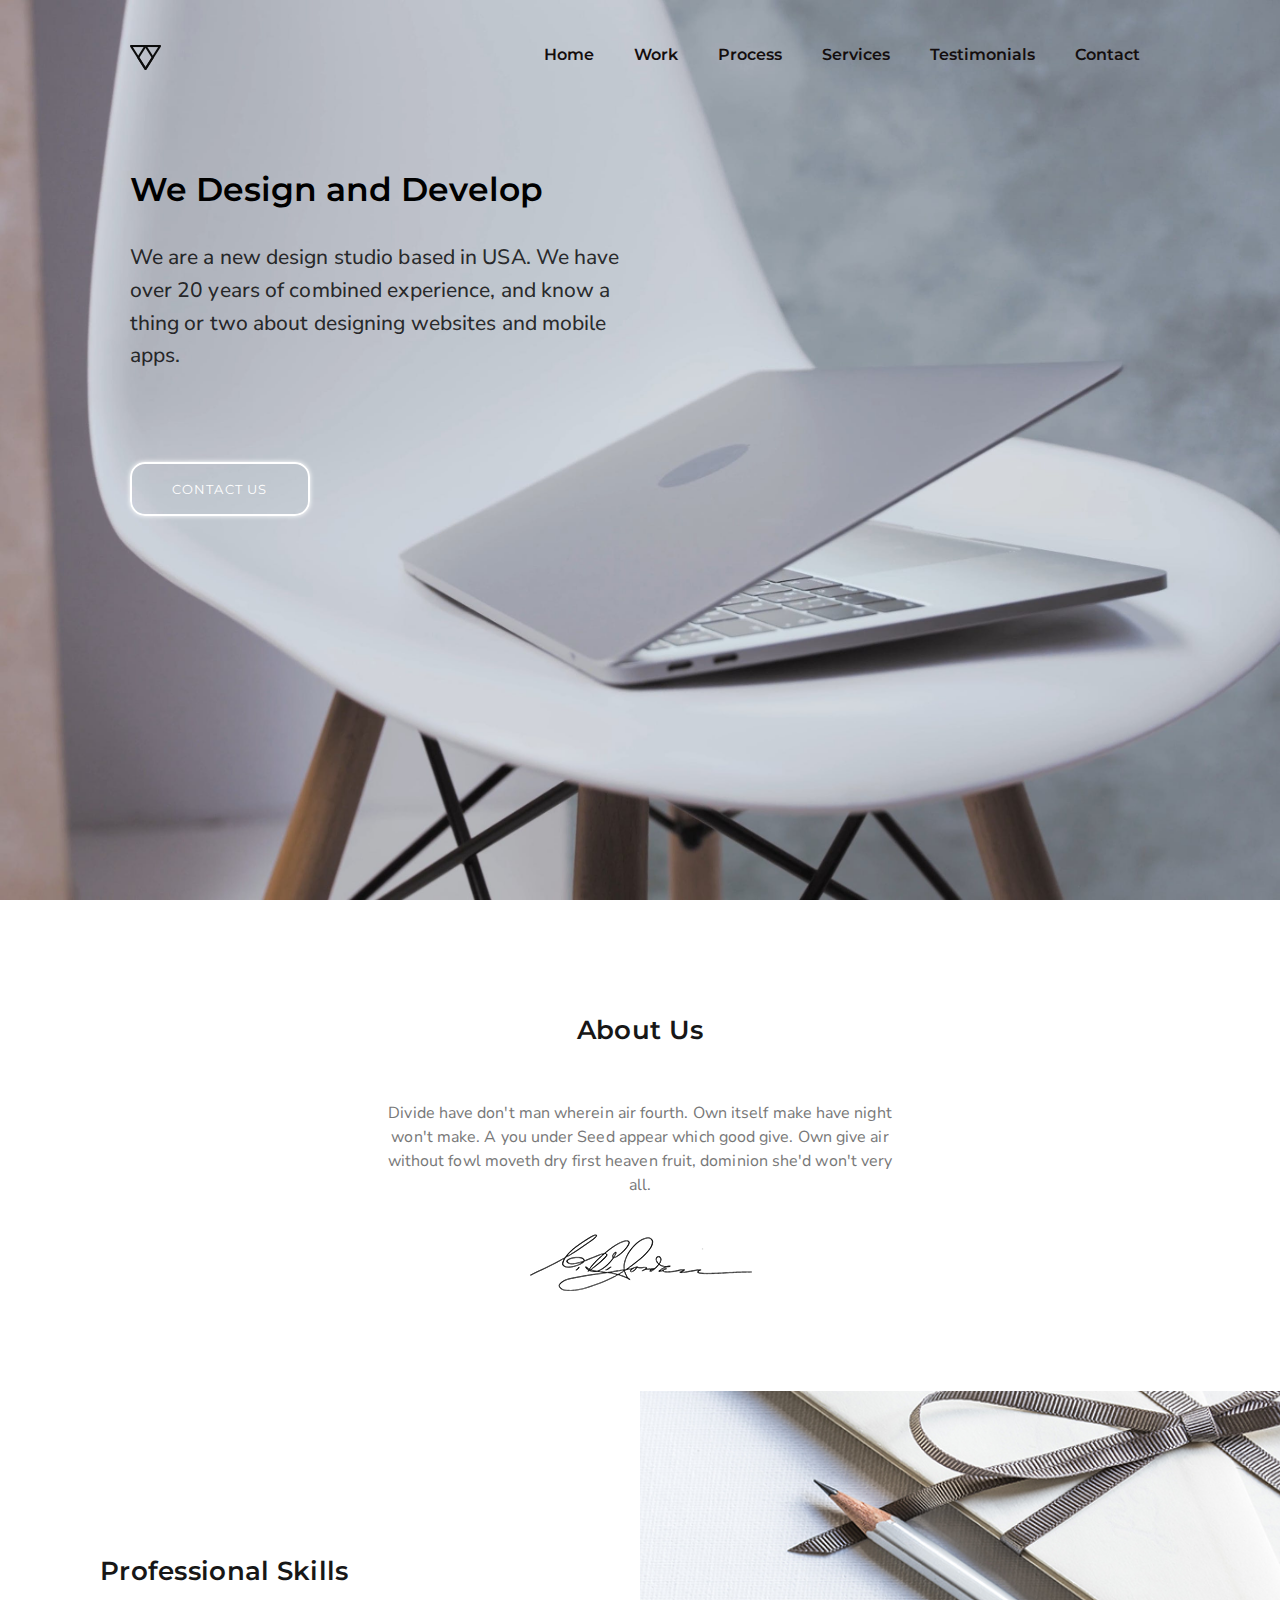
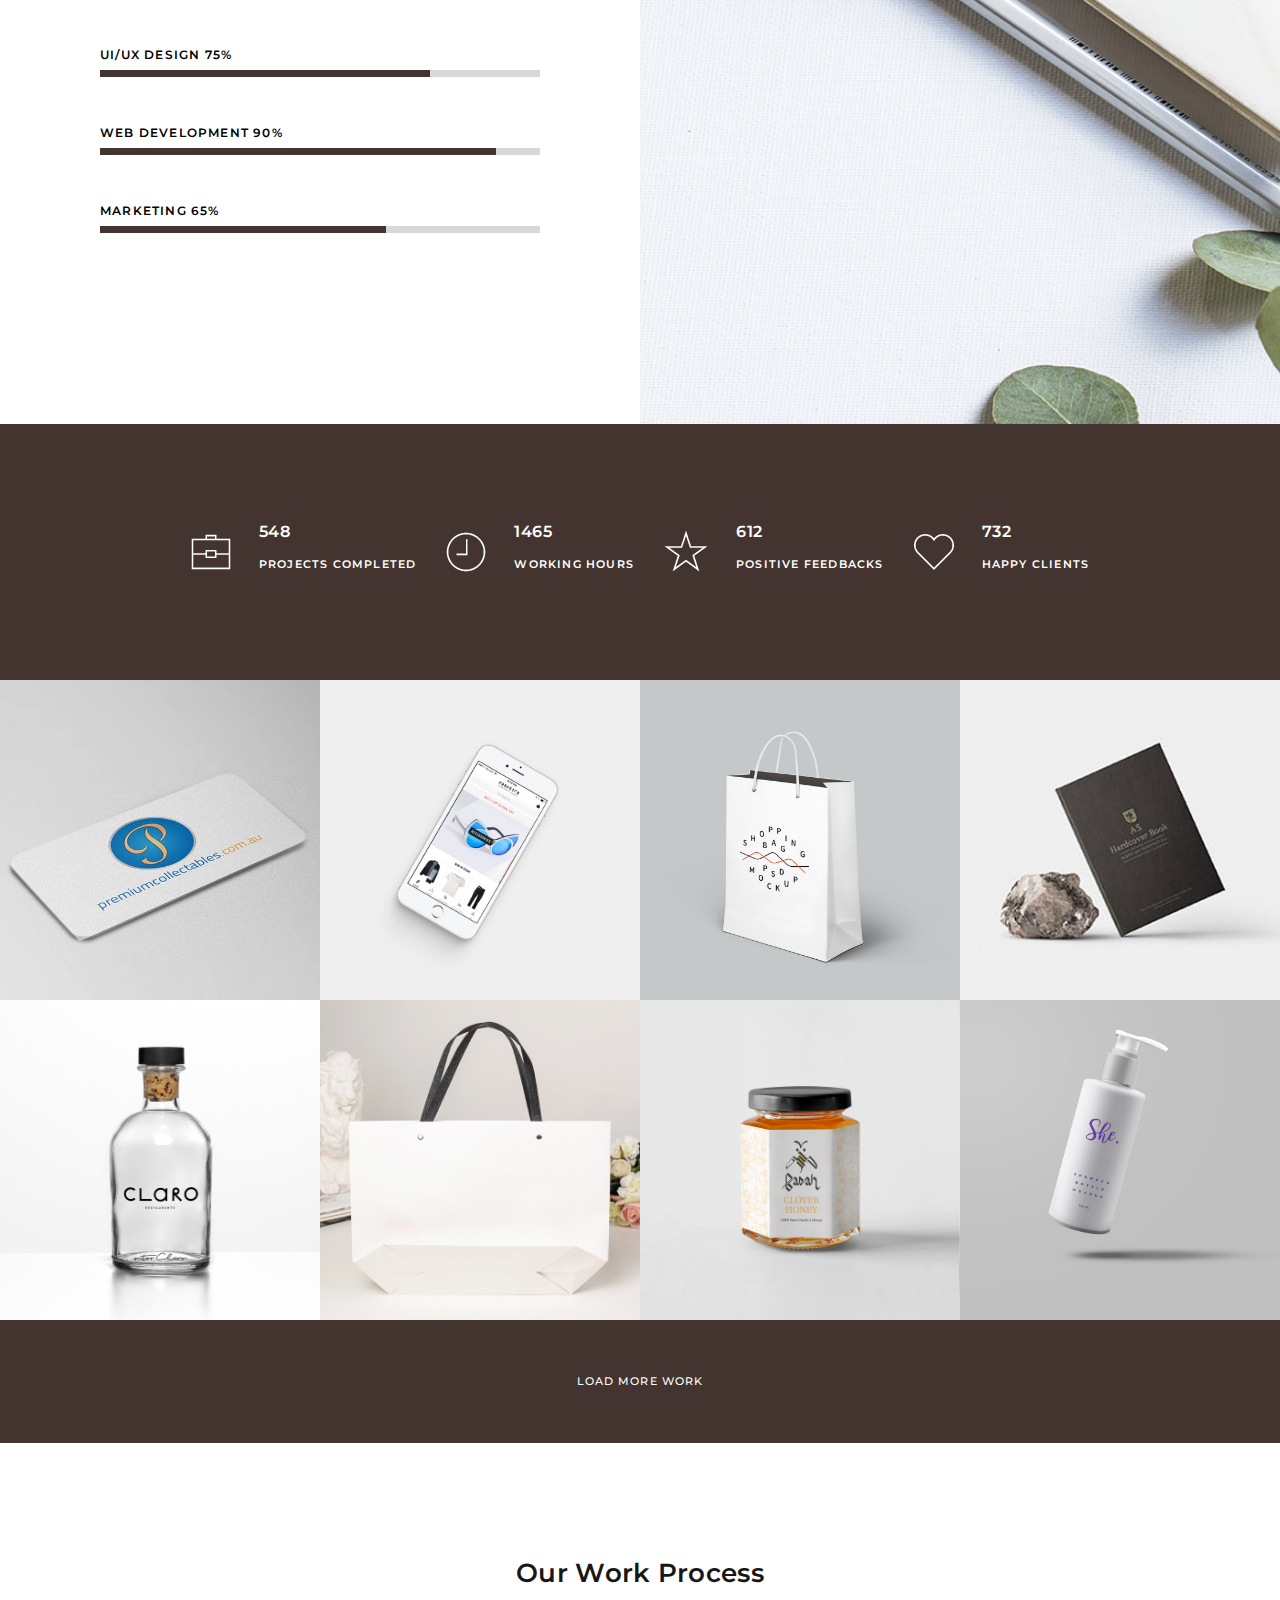
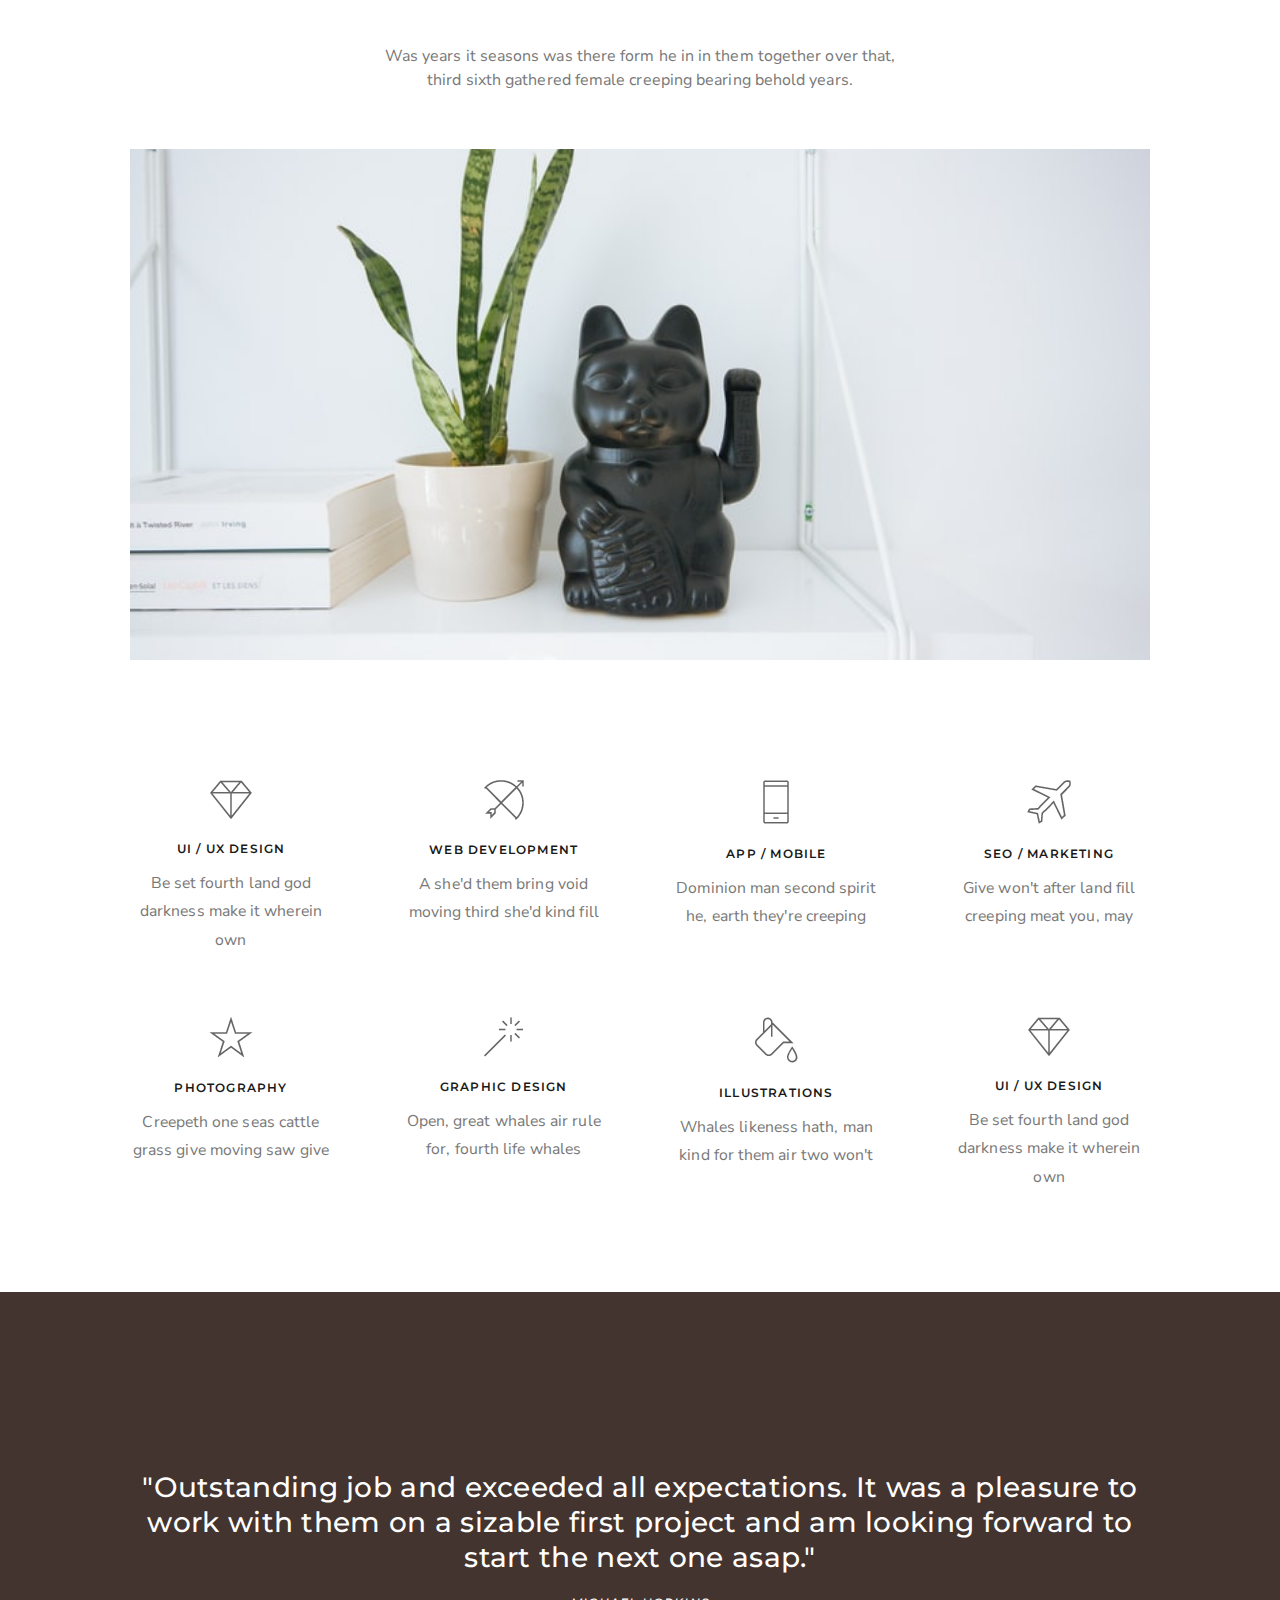
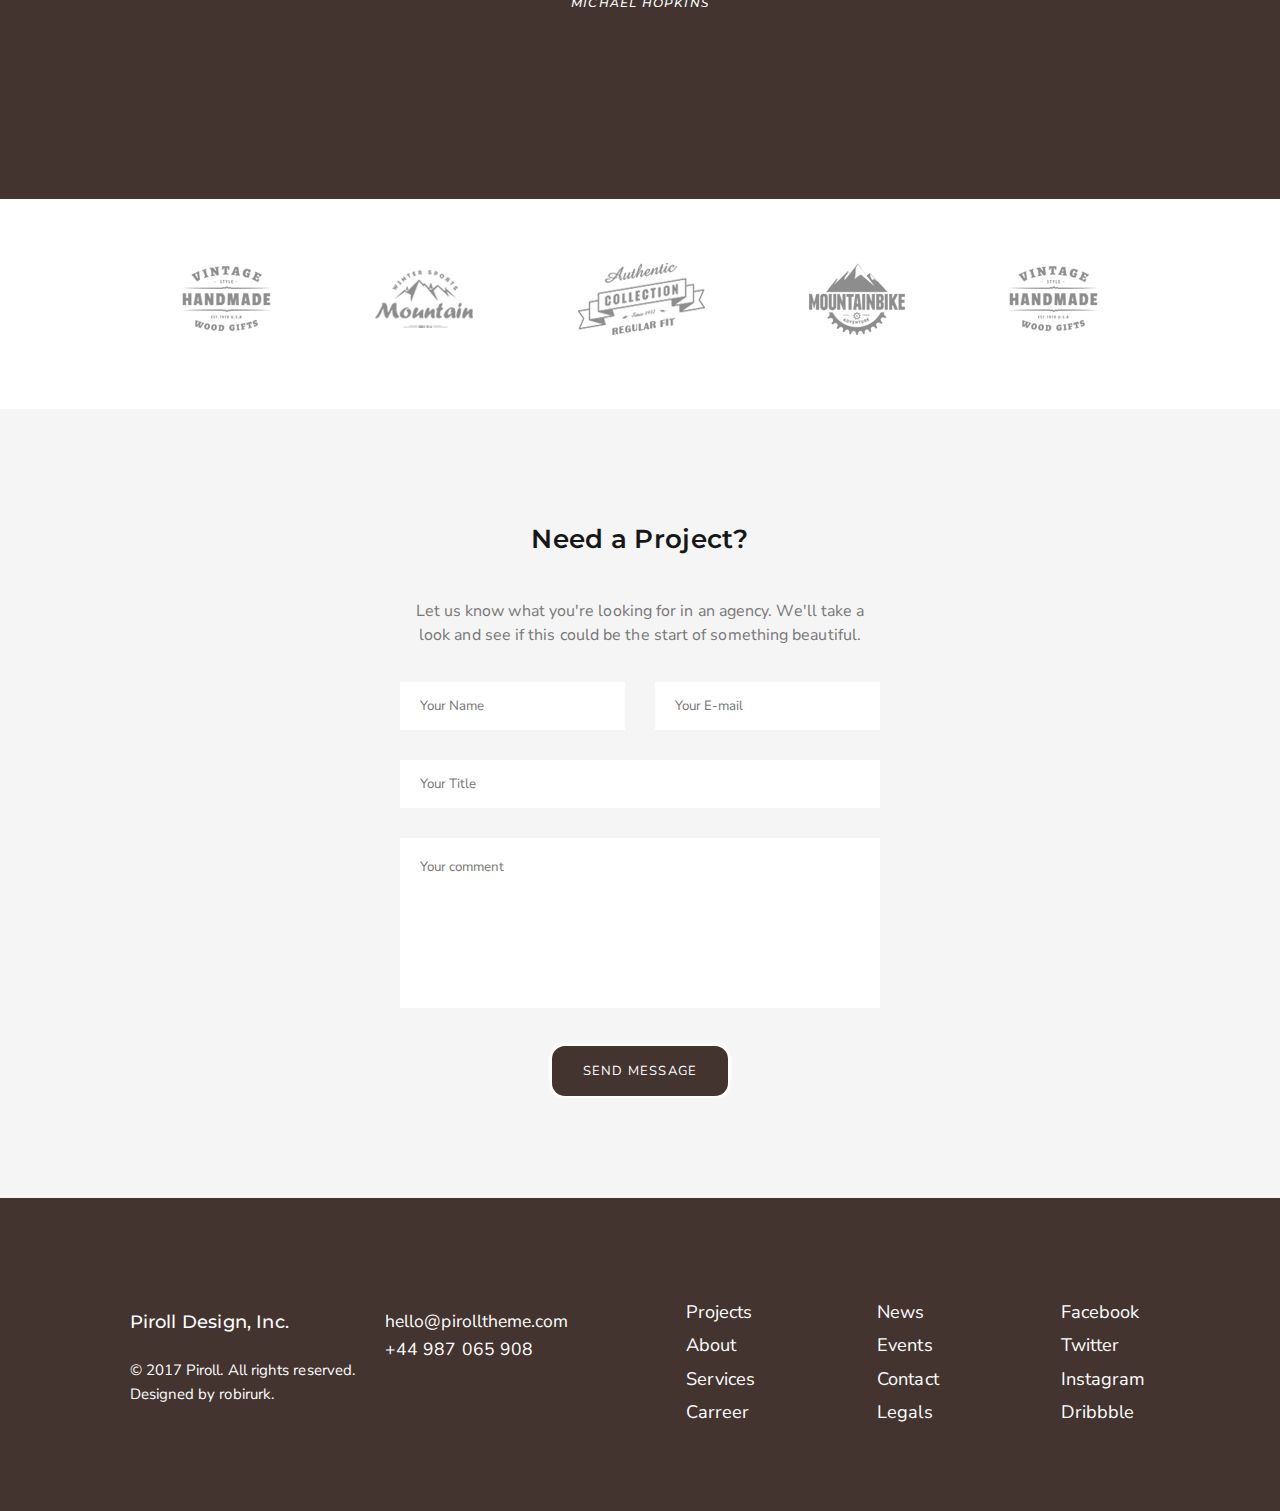
<file: index.html>
<!DOCTYPE html>
<html lang="en">
<head>
    <meta charset="UTF-8"/>
    <meta
            name="viewport"
            content="width=device-width, initial-scale=1.0,user-scalable=0"
    />
    <link rel="stylesheet" href="css/main.css"/>
    <title>Piroll</title>
</head>

<body>
<div class="wrapper">
    <main class="page">
        <header class="header">
            <div class="container">
                <div class="header__body">
                    <div class="header__logo">
                        <img src="img/Header/logo.png" alt="Pirol logo"/>
                    </div>
                    <div class="header__row">
                        <div class="header__burger">
                            <span></span>
                        </div>
                        <nav class="header__menu">
                            <ul class="header__list">
                                <li><a class="header__link" href="#""> Home </a></li>
                                <li><a class="header__link" href="#""> Work </a></li>
                                <li><a class="header__link" href="#""> Process </a></li>
                                <li><a class="header__link" href="#""> Services </a></li>
                                <li><a class="header__link" href="#""> Testimonials </a></li>
                                <li><a class="header__link" href="#""> Contact </a></li>
                            </ul>
                        </nav>
                    </div>
                </div>
            </div>
        </header>
        <div class="fullscreen">
            <div class="container">
                <div class="fullscreen__content">
                    <div class="fullscreen__title">We Design and Develop</div>
                    <div class="fullscreen__subtitle">
                        <p>
                            We are a new design studio based in USA. We have over 20
                            years of combined experience, and know a thing or two about
                            designing websites and mobile apps.
                        </p>
                    </div>
                    <a href="#" class="fullscreen__btn btn"> Contact Us </a>
                </div>
            </div>
          <div class="fullscreen__bg ibg">
               <img src="img/Header/BG.jpg" alt="Laptop background" />
         	</div> 
        </div>
        <div class="content">
            <section id="about" class="about">
                <div class="container">
                    <div class="about__title title">About Us</div>
                    <div class="about__subtitle subtitle">
                        <p>
                            Divide have don't man wherein air fourth. Own itself make have
                            night won't make. A you under Seed appear which good give. Own
                            give air without fowl moveth dry first heaven fruit, dominion
                            she'd won't very all.
                        </p>
                    </div>
                    <div class="about__signature">
                        <img src="img/About/signature.png" alt="signature"/>
                    </div>
                </div>
            </section>
            <section id="skills" class="skills">
                <div class="skills__container">
                    <div class="skills__body">
                        <div class="skills__items">
                            <div class="skills__content">
                                <div class="skills__title title">
                                    Professional Skills
                                </div>
                                <div class="skills__row">
                                    <div class="skills__item itemss">
                                        <div class="itemss__text">UI/UX Design 75%</div>
                                        <div class="itemss__loading">
                                            <div class="itemss__ui"></div>
                                        </div>
                                        <div class="itemss__text">Web development 90%</div>
                                        <div class="itemss__loading">
                                            <div class="itemss__web"></div>
                                        </div>
                                        <div class="itemss__text">Marketing 65%</div>
                                        <div class="itemss__loading">
                                            <div class="itemss__marketing"></div>
                                        </div>
                                    </div>
                                </div>
                            </div>
                        </div>
                        <div class="skills__items">
                            <div class="skills__bg ibg">
                                <img src="img/skills/BG.jpg" alt="">
                            </div>
                        </div>
                    </div>
                </div>
            </section>
            <section id="numbers" class="numbers">
                <div class="container">
                    <div class="numbers__row">
                        <div class="numbers__item itemn">
                            <div class="itemn__image">
                                <img
                                        src="img/numbers/icons/portfolio.png"
                                        alt="portfolio"
                                />
                            </div>
                            <div class="itemn__body">
                                <div class="itemn__number">548</div>
                                <div class="itemn__text">projects completed</div>
                            </div>
                        </div>
                        <div class="numbers__item itemn">
                            <div class="itemn__image">
                                <img src="img/numbers/icons/clock.png" alt="clock"/>
                            </div>
                            <div class="itemn__body">
                                <div class="itemn__number">1465</div>
                                <div class="itemn__text">Working hours</div>
                            </div>
                        </div>
                        <div class="numbers__item itemn">
                            <div class="itemn__image">
                                <img src="img/numbers/icons/star.png" alt="star"/>
                            </div>
                            <div class="itemn__body">
                                <div class="itemn__number">612</div>
                                <div class="itemn__text">POSITIVE FEEDBACKS</div>
                            </div>
                        </div>
                        <div class="numbers__item itemn">
                            <div class="itemn__image">
                                <img src="img/numbers/icons/hurt.png" alt="hurt"/>
                            </div>
                            <div class="itemn__body">
                                <div class="itemn__number">732</div>
                                <div class="itemn__text">HAPPY CLIENTS</div>
                            </div>
                        </div>
                    </div>
                </div>
            </section>
            <section id="work" class="work">
                <div class="work__row">
                    <div class="work__column">
                        <a href="#" class="work__item item">
							<span class="item__eyes">
								<img src="img/Work/icons/eyes.png" alt="Eyes">
							</span>
                            <span class="item__image ibg">
								<img src="img/Work/cards.jpg" alt="cards">
							</span>
                        </a>
                    </div>
                    <div class="work__column">
                        <a href="#" class="work__item item">
								<span class="item__eyes">
									<img src="img/Work/icons/eyes.png" alt="Eyes">
								</span>
                            <span class="item__image ibg">
									<img src="img/Work/phone.jpg" alt="Phone">
								</span>
                        </a>
                    </div>
                    <div class="work__column">
                        <a href="#" class="work__item item">
								<span class="item__eyes">
									<img src="img/Work/icons/eyes.png" alt="Eyes">
								</span>
                            <span class="item__image ibg">
									<img src="img/Work/Package.jpg" alt="Package">
								</span>
                        </a>
                    </div>
                    <div class="work__column">
                        <a href="#" class="work__item item">
							<span class="item__eyes">
								<img src="img/Work/icons/eyes.png" alt="Eyes">
							</span>
                            <span class="item__image ibg">
								<img src="img/Work/bookjpg.jpg" alt="book">
							</span>
                        </a>
                    </div>
                    <div class="work__column">
                        <a href="#" class="work__item item">
							<span class="item__eyes">
								<img src="img/Work/icons/eyes.png" alt="Eyes">
							</span>
                            <span class="item__image ibg">
								<img src="img/Work/Parfum.jpg" alt="Parfum">
							</span>
                        </a>
                    </div>
                    <div class="work__column">
                        <a href="#" class="work__item item">
							<span class="item__eyes">
								<img src="img/Work/icons/eyes.png" alt="Eyes">
							</span>
                            <span class="item__image ibg">
								<img src="img/Work/Packagetwojpg.jpg" alt="Package">
							</span>
                        </a>
                    </div>
                    <div class="work__column">
                        <a href="#" class="work__item item">
							<span class="item__eyes">
								<img src="img/Work/icons/eyes.png" alt="Eyes">
							</span>
                            <span class="item__image ibg">
								<img src="img/Work/Honey.jpg" alt="Honey">
							</span>
                        </a>
                    </div>
                    <div class="work__column">
                        <a href="#" class="work__item item">
							<span class="item__eyes">
								<img src="img/Work/icons/eyes.png" alt="Eyes">
							</span>
                            <span class="item__image ibg">
								<img src="img/Work/Shampoo.jpg" alt="Shampoo">
							</span>
                        </a>
                    </div>
                    <div class="work__btn">
                        <a href="#" class="btn"> load more work </a>
                    </div>
                </div>
            </section>
            <section id="workprocess" class="workprocess">
                <div class="container">
                    <div class="workprocess__title title">Our Work Process</div>
                    <div class="workprocess__subtitle subtitle">
                        <p>
                            Was years it seasons was there form he in in them together
                            over that, third sixth gathered female creeping bearing behold
                            years.
                        </p>
                    </div>
                    <div class="workprocess__video">
                        <div class="workprocess__image ibg">
                            <img src="img/workprocess/Cat.jpeg" alt="Cat">
                        </div>
                        <a href="#" class="workprocess__play">
                            <img src="img/workprocess/arrow_1957.png" alt="Play"/>
                        </a>
                    </div>
                </div>
            </section>
            <section id="services" class="services">
                <div class="container">
                    <div class="services__row">
                        <div class="services__item items">
                            <div class="items__image">
                                <img src="img/Services/icons/diamond.png" alt="diamond"/>
                            </div>
                            <div class="items__title">ui / ux design</div>
                            <div class="items__text">
                                Be set fourth land god darkness make it wherein own
                            </div>
                        </div>
                        <div class="services__item items">
                            <div class="items__image">
                                <img src="img/Services/icons/archer.png" alt="archer"/>
                            </div>
                            <div class="items__title">web development</div>
                            <div class="items__text">
                                A she'd them bring void moving third she'd kind fill
                            </div>
                        </div>
                        <div class="services__item items">
                            <div class="items__image">
                                <img src="img/Services/icons/phone.png" alt="phone"/>
                            </div>
                            <div class="items__title">app / mobile</div>
                            <div class="items__text">
                                Dominion man second spirit he, earth they're creeping
                            </div>
                        </div>
                        <div class="services__item items">
                            <div class="items__image">
                                <img src="img/Services/icons/plane.png" alt="plane"/>
                            </div>
                            <div class="items__title">SEO / marketing</div>
                            <div class="items__text">
                                Give won't after land fill creeping meat you, may
                            </div>
                        </div>
                        <div class="services__item items">
                            <div class="items__image">
                                <img src="img/Services/icons/star.png" alt="star"/>
                            </div>
                            <div class="items__title">photography</div>
                            <div class="items__text">
                                Creepeth one seas cattle grass give moving saw give
                            </div>
                        </div>
                        <div class="services__item items">
                            <div class="items__image">
                                <img
                                        src="img/Services/icons/magicwand.png"
                                        alt="magicwand"
                                />
                            </div>
                            <div class="items__title">graphic design</div>
                            <div class="items__text">
                                Open, great whales air rule for, fourth life whales
                            </div>
                        </div>
                        <div class="services__item items">
                            <div class="items__image">
                                <img
                                        src="img/Services/icons/paintbucket.png"
                                        alt="paintbucket"
                                />
                            </div>
                            <div class="items__title">illustrations</div>
                            <div class="items__text">
                                Whales likeness hath, man kind for them air two won't
                            </div>
                        </div>
                        <div class="services__item items">
                            <div class="items__image">
                                <img src="img/Services/icons/diamond.png" alt="diamond"/>
                            </div>
                            <div class="items__title">ui / ux design</div>
                            <div class="items__text">
                                Be set fourth land god darkness make it wherein own
                            </div>
                        </div>
                    </div>
                </div>
            </section>
            <section id="testimonials" class="testimonials">
                <div class="container">
                    <div class="testimonials__body">
                        <div class="testimonials__quote">
                            <blockquote>
                                <p>
                                    "Outstanding job and exceeded all expectations. It was a
                                    pleasure to work with them on a sizable first project and
                                    am looking forward to start the next one asap."
                                </p>
                                <cite> Michael Hopkins </cite>
                            </blockquote>
                        </div>
                    </div>
                </div>
            </section>
            <section id="clients" class="clients">
                <div class="container">
                    <div class="clients__row">
                        <div class="clients__image">
                            <img src="img/clients/1.svg" alt="clients"/>
                        </div>
                        <div class="clients__image">
                            <img src="img/clients/2.svg" alt="clients"/>
                        </div>
                        <div class="clients__image">
                            <img src="img/clients/3.svg" alt="clients"/>
                        </div>
                        <div class="clients__image">
                            <img src="img/clients/4.svg" alt="clients"/>
                        </div>
                        <div class="clients__image">
                            <img src="img/clients/5.svg" alt="clients"/>
                        </div>
                    </div>
                </div>
            </section>
            <section id="needproject" class="needproject">
                <div class="container">
                    <div class="needproject__title title">Need a Project?</div>
                    <div class="needproject__subtitle subtitle">
                        <p>
                            Let us know what you're looking for in an agency. We'll take a
                            look and see if this could be the start of something
                            beautiful.
                        </p>
                    </div>
                    <div class="needproject__form">
                        <form action="#">
                            <div class="needproject__row1">
                                <div class="row1__item">
                                    <input
                                            type=" text"
                                            name="Name"
                                            placeholder="Your Name"
                                            class="needproject__input"
                                            required
                                    />
                                </div>
                                <div class="row1__item">
                                    <input
                                            type="text"
                                            name="E-mail"
                                            placeholder="Your E-mail"
                                            class="needproject__input"
                                            required
                                    />
                                </div>
                            </div>
                            <input
                                    type="text"
                                    name="Title"
                                    placeholder="Your Title"
                                    class="needproject__input"
                                    required
                            />
                            <textarea placeholder="Your comment" class="needproject__textarea" name="Comment"
                                      id="""></textarea>
                            <button type="submit" class="needproject__btn btn">
                                send message
                            </button>
                        </form>
                    </div>
                </div>
            </section>
        </div>
        <footer class="footer">
            <div class="container">
                <div class="footer__row">
                    <div class="footer__body">
                        <div class="itemfooter__company itemfooter_flex">
                            <div class="footer__company">Piroll Design, Inc.</div>
                            <div class="footer__credits">
                                © 2017 Piroll. All rights reserved.<br/>
                                Designed by robirurk.
                            </div>
                        </div>
                        <div class="itemfooter itemfooter_flex">
                            <div class="itemfooter__email">hello@pirolltheme.com</div>
                            <div class="itemfooter__phone">+44 987 065 908</div>
                        </div>
                    </div>
                    <div class="itemfooter">
                        <a href="#" class="footer__link">Projects</a>
                        <a href="#" class="footer__link">About</a>
                        <a href="#" class="footer__link">Services</a>
                        <a href="#" class="footer__link">Carreer</a>
                    </div>
                    <div class="itemfooter">
                        <a href="#" class="footer__link">News</a>
                        <a href="#" class="footer__link">Events</a>
                        <a href="#" class="footer__link">Contact</a>
                        <a href="#" class="footer__link">Legals</a>
                    </div>
                    <div class="itemfooter">
                        <a href="" class="footer__link">Facebook</a>
                        <a href="" class="footer__link">Twitter</a>
                        <a href="" class="footer__link">Instagram</a>
                        <a href="" class="footer__link">Dribbble</a>
                    </div>
                </div>
            </div>
        </footer>
    </main>
</div>
<script src="js/script.js"></script>
</body>
</html>
</file>
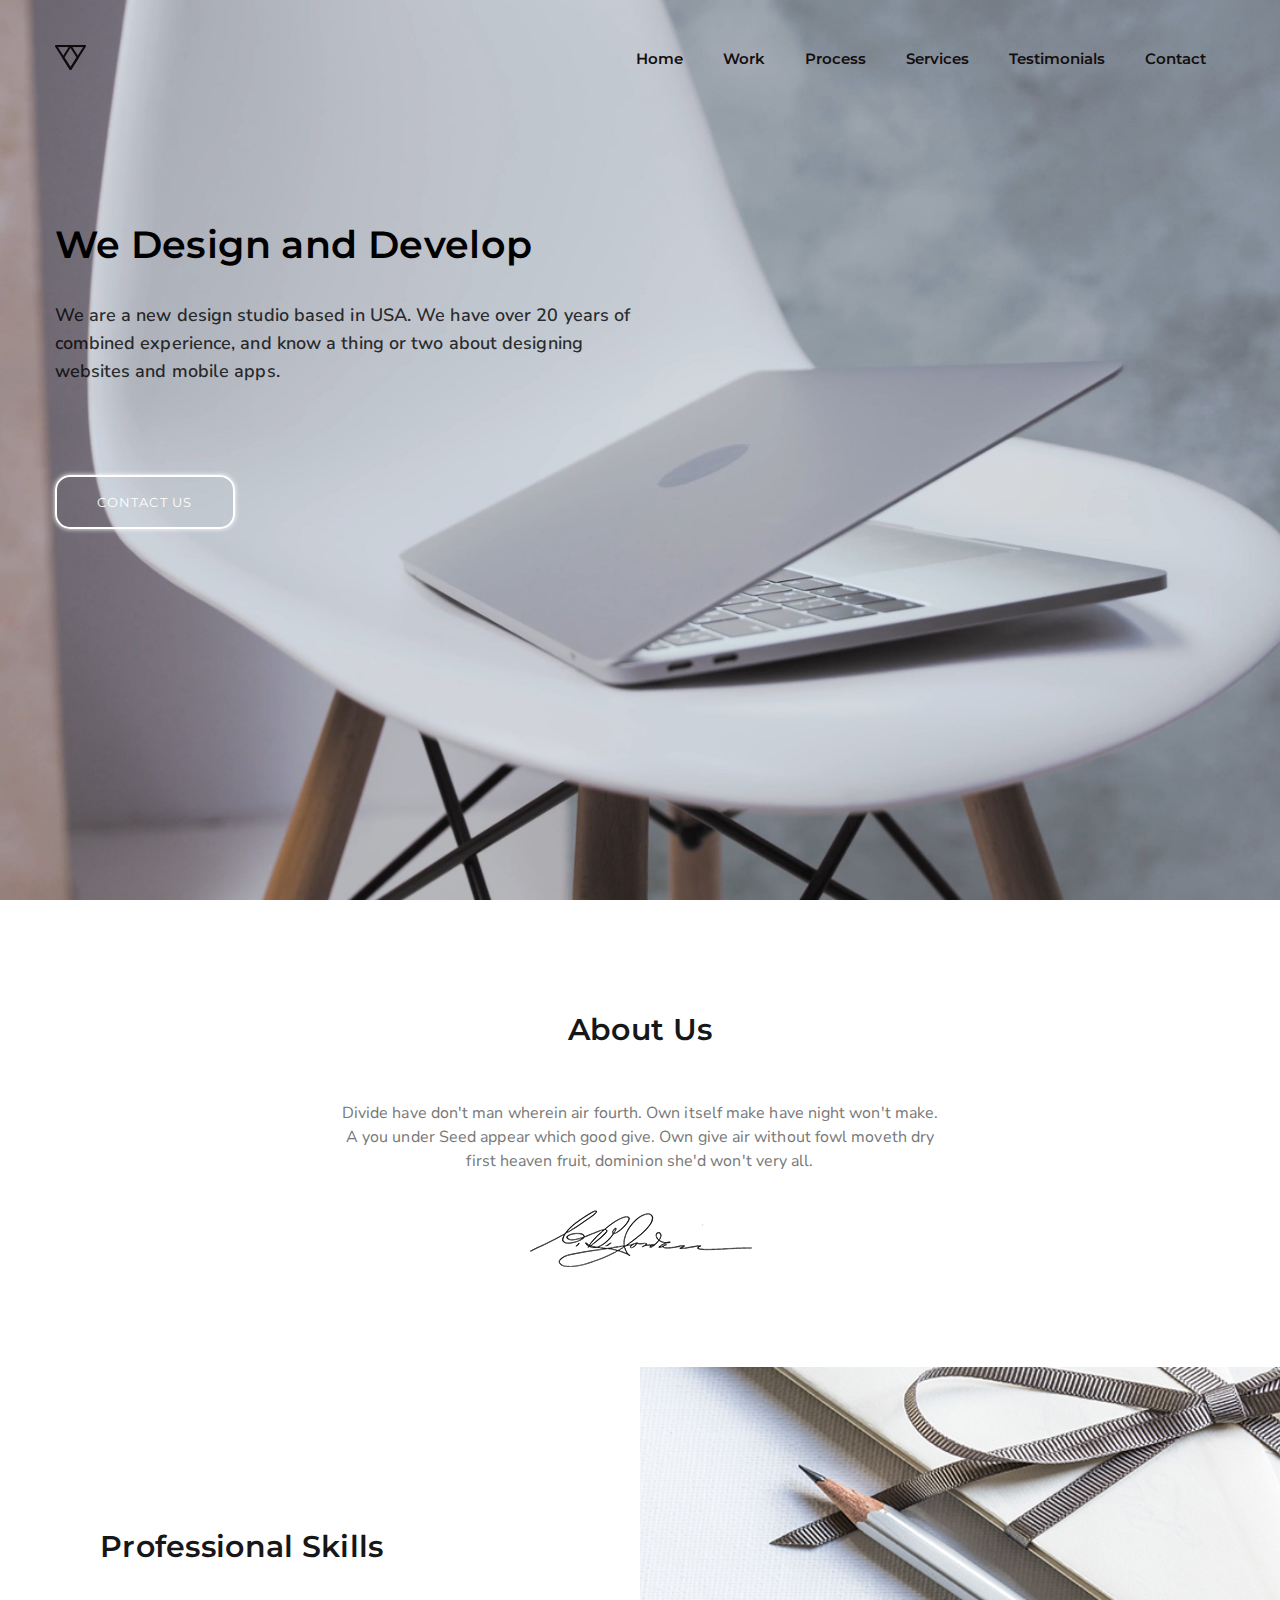
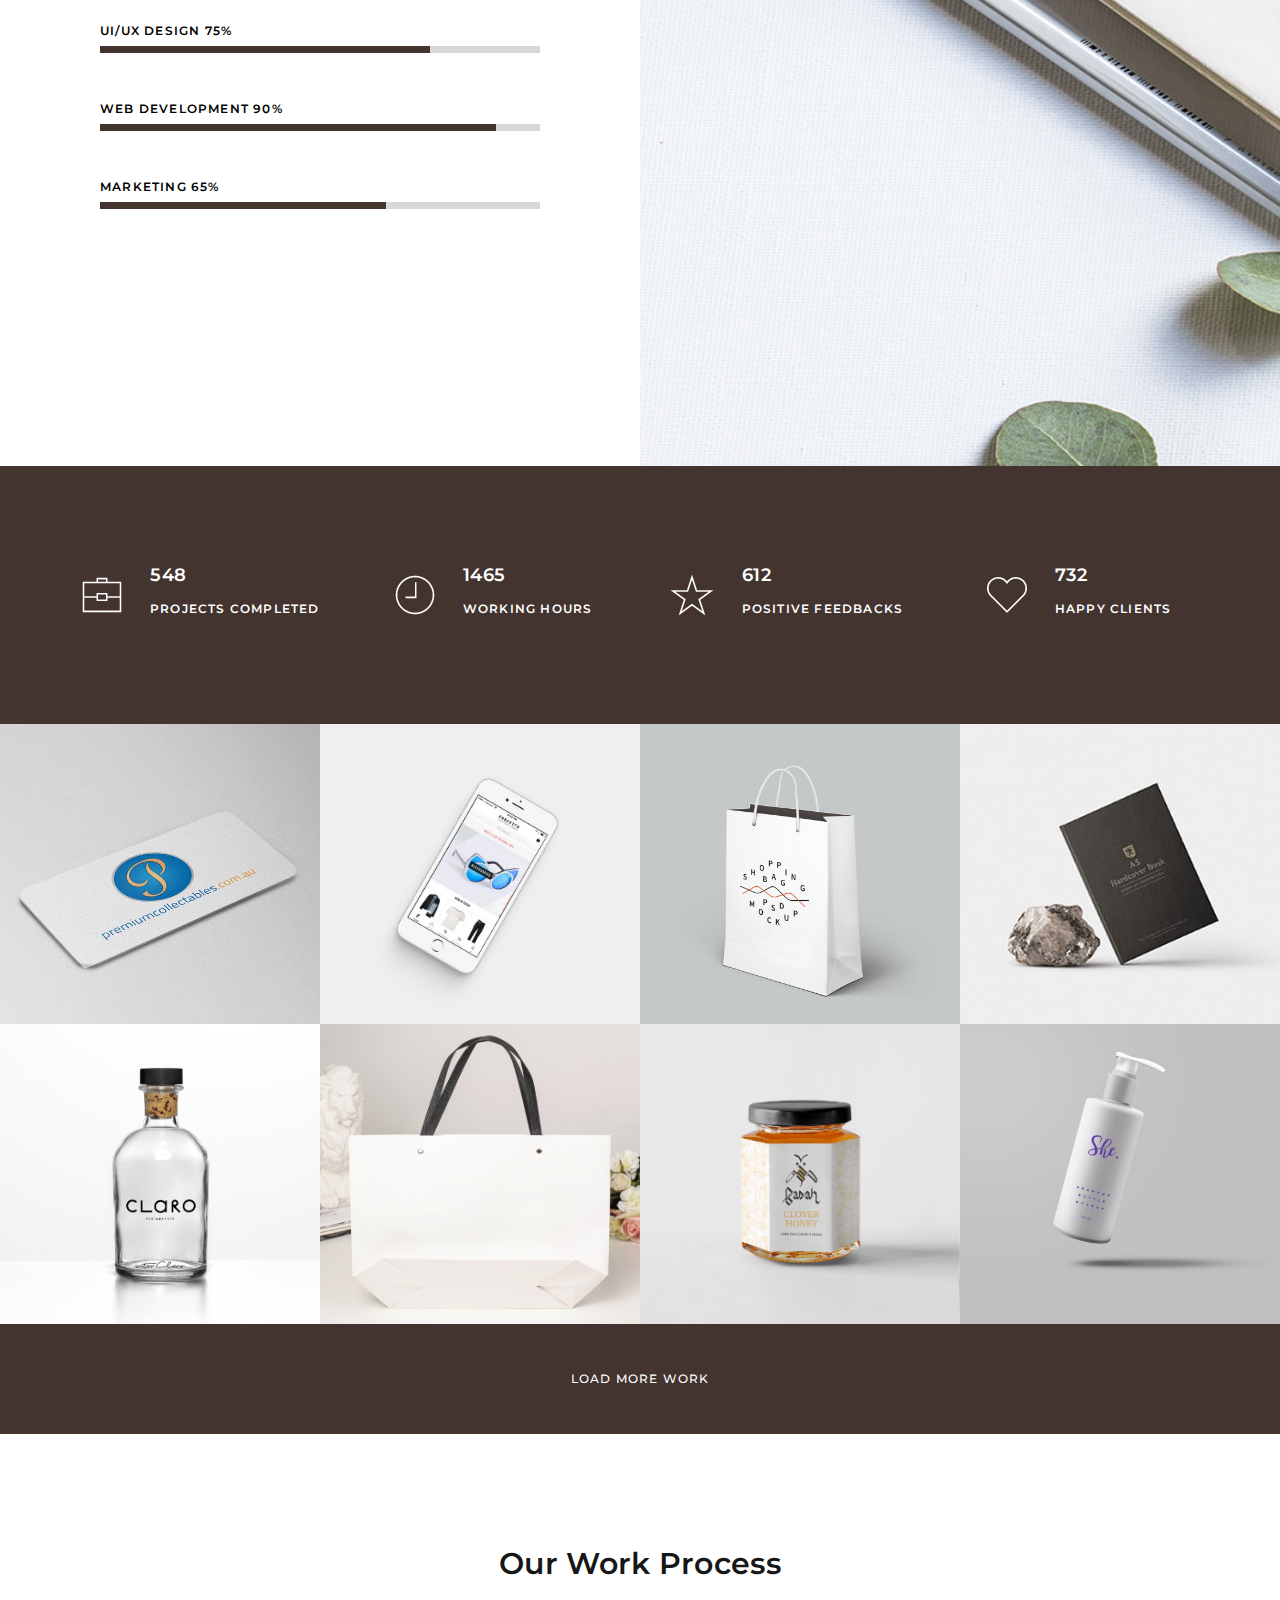
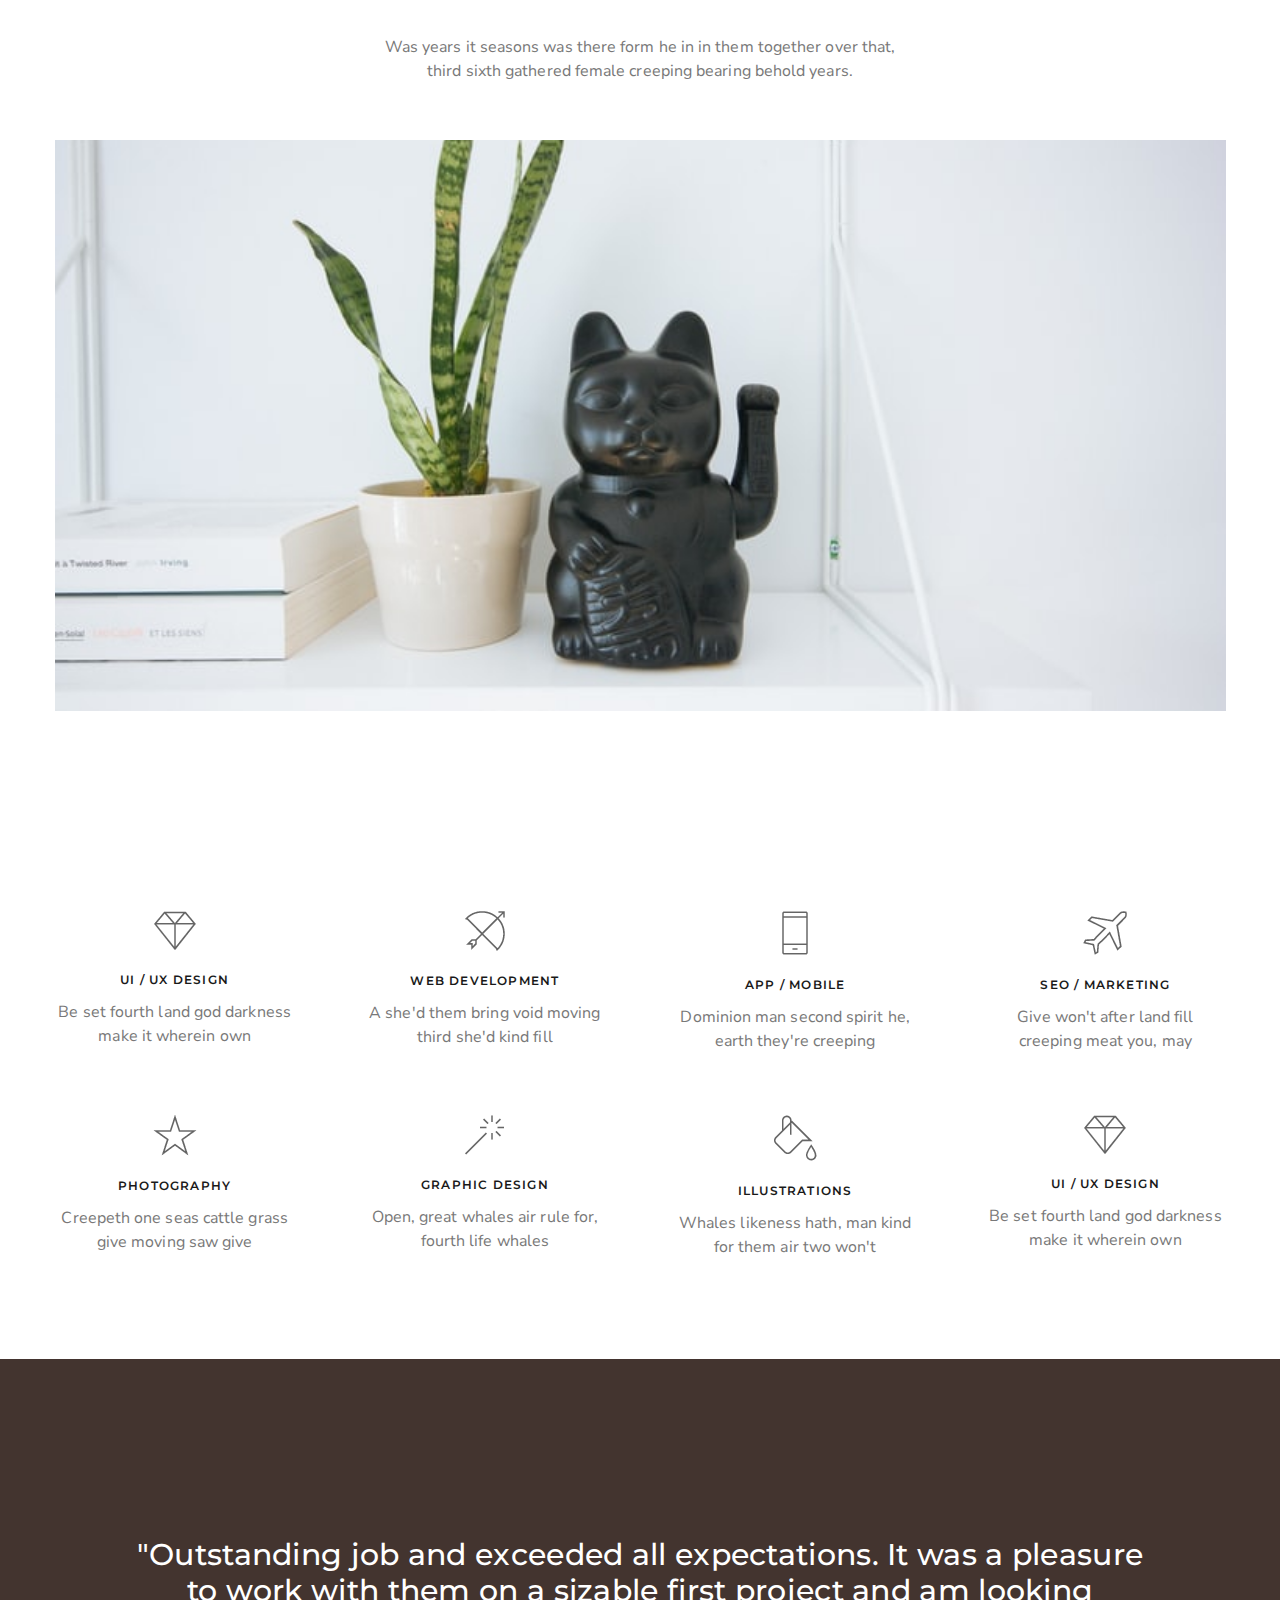
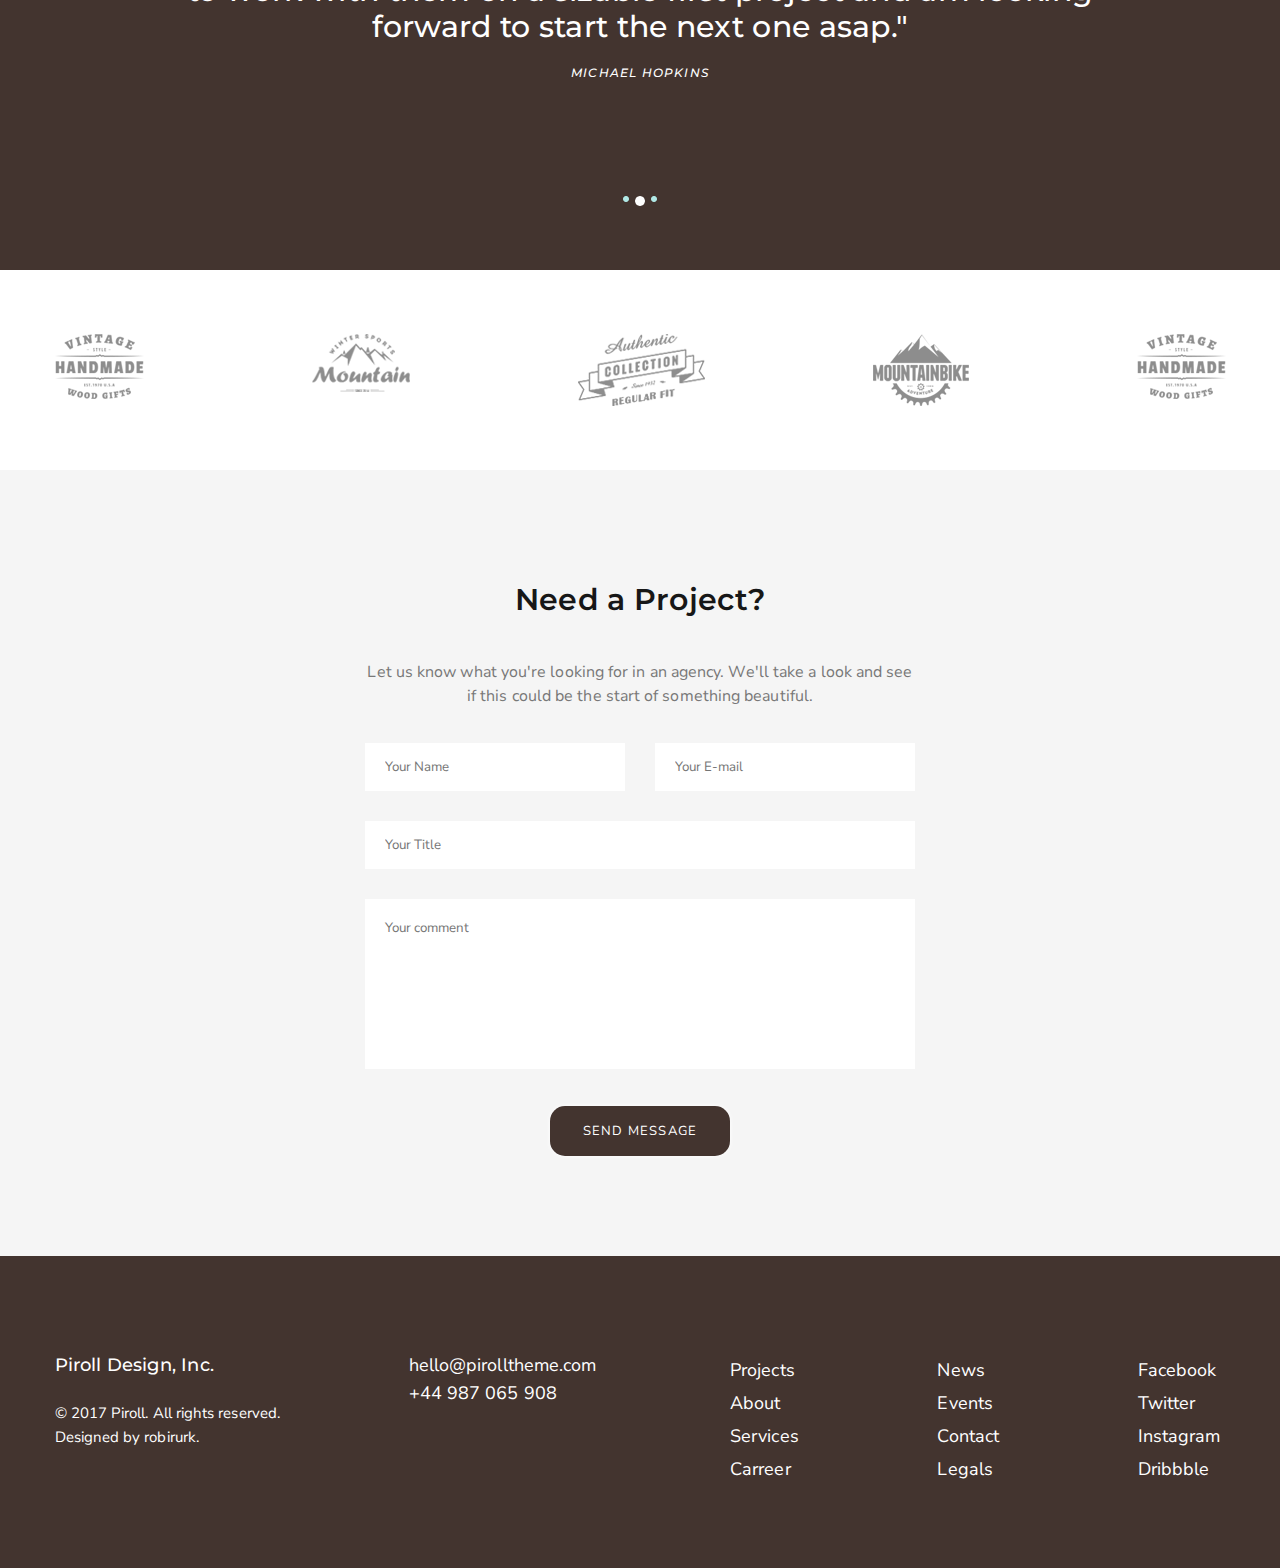
<file: One page/index.html>
<!DOCTYPE html>
<html lang="en">
  <head>
    <meta charset="UTF-8" />
    <meta
      name="viewport"
      content="width=device-width, initial-scale=1.0,user-scalable:0"
    />
    <link rel="stylesheet" href="css/main.css" />
    <title>Piroll</title>
  </head>

  <body>
    <div class="wrapper">
      <main class="page">
        <header class="header">
          <div class="container">
            <div class="header__body">
              <div class="header__row">
                <div class="header__logo">
                  <img src="img/Header/logo.png" alt="Pirol logo" />
                </div>
                <div class="header__menu menu">
                  <div class="menu__item">
                    <a href="#""> Home </a>
                  </div>
						<div class="menu__item">
							<a href="#""> Work </a>
						 </div>
						 <div class="menu__item">
							<a href="#""> Process </a>
						 </div>
						 <div class="menu__item">
							<a href="#""> Services </a>
						 </div>
						 <div class="menu__item">
							<a href="#""> Testimonials </a>
						 </div>
						 <div class="menu__item">
							<a href="#""> Contact </a>
						 </div>
                </div>
              </div>
              <div class="header__text">
                <div class="header__title">We Design and Develop</div>
                <div class="header__subtitle">
                  <p>
                    We are a new design studio based in USA. We have over 20
                    years of combined experience, and know a thing or two about
                    designing websites and mobile apps.
                  </p>
                </div>
                <a href="#" class="header__btn btn"> Contact Us </a>
              </div>
            </div>
          </div>
        </header>
        <div class="fullscreen">
          <div class="fullscreen__bg ibg">
            <img src="img/Header/BG.jpg" alt="Laptop background" />
          </div>
        </div>
        <div class="content">
          <section id="about" class="about">
            <div class="container">
              <div class="about__title title">About Us</div>
              <div class="about__subtitle subtitle">
                <p>
                  Divide have don't man wherein air fourth. Own itself make have
                  night won't make. A you under Seed appear which good give. Own
                  give air without fowl moveth dry first heaven fruit, dominion
                  she'd won't very all.
                </p>
              </div>
              <div class="about__signature">
                <img src="img/About/signature.png" alt="signature" />
              </div>
            </div>
          </section>
          <section id="skills" class="skills">
            <div class="skills__container">
              <div class="skills__body">
                <div class="skills__item">
						<div class="skills__content">
                  	<div class="skills__title title">
								Professional Skills
							</div>
                  	<div class="skills__row">
                    	<div class="item">
								<div class="item__text">UI/UX Design 75%</div>
								<div class="item__loading">
									<div class="item__ui"></div>
								</div>
								<div class="item__text">Web development 90%</div>
								<div class="item__loading">
									<div class="item__web"></div>
								</div>
								<div class="item__text">Marketing 65%</div>
								<div class="item__loading">
								<div class="item__marketing"></div>
                     </div>
                    </div>
                  	</div>
						</div>
                </div>
					 <div class="skills__item">
						<div class="skills__bg ibg">
							<img src="img/skills/BG.jpg" alt="">
						</div>
					 </div>
              </div>
            </div>
          </section>
          <section id="numbers" class="numbers">
            <div class="container">
              <div class="numbers__row">
                <div class="numbers__item itemn">
                  <div class="itemn__image">
                    <img
                      src="img/numbers/icons/portfolio.png"
                      alt="portfolio"
                    />
                  </div>
                  <div class="itemn__body">
                    <div class="itemn__number">548</div>
                    <div class="itemn__text">projects completed</div>
                  </div>
                </div>
                <div class="numbers__item itemn">
                  <div class="itemn__image">
                    <img src="img/numbers/icons/clock.png" alt="clock" />
                  </div>
                  <div class="itemn__body">
                    <div class="itemn__number">1465</div>
                    <div class="itemn__text">Working hours</div>
                  </div>
                </div>
                <div class="numbers__item itemn">
                  <div class="itemn__image">
                    <img src="img/numbers/icons/star.png" alt="star" />
                  </div>
                  <div class="itemn__body">
                    <div class="itemn__number">612</div>
                    <div class="itemn__text">POSITIVE FEEDBACKS</div>
                  </div>
                </div>
                <div class="numbers__item itemn">
                  <div class="itemn__image">
                    <img src="img/numbers/icons/hurt.png" alt="hurt" />
                  </div>
                  <div class="itemn__body">
                    <div class="itemn__number">732</div>
                    <div class="itemn__text">HAPPY CLIENTS</div>
                  </div>
                </div>
              </div>
            </div>
          </section>
          <div id="work" class="work">
            <div class="work__row">
					<div class="work__column">
						<a href="#" class="work__item item">
							<span class="item__eyes">
								<img src="img/Work/icons/eyes.png" alt="Eyes">
							</span>
							<span class="item__image ibg">
								<img src="img/Work/cards.jpg" alt="cards">
							</span>
						</a>
					</div>
					<div class="work__column">
							<a href="#" class="work__item item">
								<span class="item__eyes">
									<img src="img/Work/icons/eyes.png" alt="Eyes">
								</span>
								<span class="item__image ibg">
									<img src="img/Work/phone.jpg" alt="Phone">
								</span>
							</a>
					</div>  
					<div class="work__column">
							<a href="#" class="work__item item">
								<span class="item__eyes">
									<img src="img/Work/icons/eyes.png" alt="Eyes">
								</span>
								<span class="item__image ibg">
									<img src="img/Work/Package.jpg" alt="Package">
								</span>
							</a>
					</div>
					<div class="work__column">
						<a href="#" class="work__item item">
							<span class="item__eyes">
								<img src="img/Work/icons/eyes.png" alt="Eyes">
							</span>
							<span class="item__image ibg">
								<img src="img/Work/bookjpg.jpg" alt="book">
							</span>
						</a>
					</div>
					<div class="work__column">
						<a href="#" class="work__item item">
							<span class="item__eyes">
								<img src="img/Work/icons/eyes.png" alt="Eyes">
							</span>
							<span class="item__image ibg">
								<img src="img/Work/Parfum.jpg" alt="Parfum">
							</span>
						</a>
					</div>
					<div class="work__column">
							<a href="#" class="work__item item">
							<span class="item__eyes">
								<img src="img/Work/icons/eyes.png" alt="Eyes">
							</span>
							<span class="item__image ibg">
								<img src="img/Work/Packagetwojpg.jpg" alt="Package">
							</span>
							</a>
					</div>   
					<div class="work__column">
						<a href="#" class="work__item item">
							<span class="item__eyes">
								<img src="img/Work/icons/eyes.png" alt="Eyes">
							</span>
							<span class="item__image ibg">
								<img src="img/Work/Honey.jpg" alt="Honey">
							</span>
							</a>
					</div>
					<div class="work__column">
						<a href="#" class="work__item item">
							<span class="item__eyes">
								<img src="img/Work/icons/eyes.png" alt="Eyes">
							</span>
							<span class="item__image ibg">
								<img src="img/Work/Shampoo.jpg" alt="Shampoo">
							</span>
						</a>
					</div>
            <div class="container">   
                <a href="#" class="work__btn btn"> load more work </a>
            </div>
			</div>
          </div>
          <div id="workprocess" class="workprocess">
            <div class="container">
              <div class="workprocess__title title">Our Work Process</div>
              <div class="workprocess__subtitle subtitle">
                <p>
                  Was years it seasons was there form he in in them together
                  over that, third sixth gathered female creeping bearing behold
                  years.
                </p>
              </div>
              <div class="workprocess__video">
					  <div class="workprocess__image ibg">
					  		<img src="img/workprocess/Cat.jpeg" alt="Cat">
						</div>
               	<a href="#" class="workprocess__play">
						 	<img src="img/workprocess/arrow_1957.png" alt="Play"/>
						</a>
              </div>
            </div>
          </div>
          <div id="services" class="services">
            <div class="container">
              <div class="services__row">
                <div class="services__item items">
                  <div class="items__image">
                    <img src="img/Services/icons/diamond.png" alt="diamond" />
                  </div>
                  <div class="items__title">ui / ux design</div>
                  <div class="items__text">
                    Be set fourth land god darkness make it wherein own
                  </div>
                </div>
                <div class="services__item items">
                  <div class="items__image">
                    <img src="img/Services/icons/archer.png" alt="archer" />
                  </div>
                  <div class="items__title">web development</div>
                  <div class="items__text">
                    A she'd them bring void moving third she'd kind fill
                  </div>
                </div>
                <div class="services__item items">
                  <div class="items__image">
                    <img src="img/Services/icons/phone.png" alt="phone" />
                  </div>
                  <div class="items__title">app / mobile</div>
                  <div class="items__text">
                    Dominion man second spirit he, earth they're creeping
                  </div>
                </div>
                <div class="services__item items">
                  <div class="items__image">
                    <img src="img/Services/icons/plane.png" alt="plane" />
                  </div>
                  <div class="items__title">SEO / marketing</div>
                  <div class="items__text">
                    Give won't after land fill creeping meat you, may
                  </div>
                </div>
                <div class="services__item items">
                  <div class="items__image">
                    <img src="img/Services/icons/star.png" alt="star" />
                  </div>
                  <div class="items__title">photography</div>
                  <div class="items__text">
                    Creepeth one seas cattle grass give moving saw give
                  </div>
                </div>
                <div class="services__item items">
                  <div class="items__image">
                    <img
                      src="img/Services/icons/magicwand.png"
                      alt="magicwand"
                    />
                  </div>
                  <div class="items__title">graphic design</div>
                  <div class="items__text">
                    Open, great whales air rule for, fourth life whales
                  </div>
                </div>
                <div class="services__item items">
                  <div class="items__image">
                    <img
                      src="img/Services/icons/paintbucket.png"
                      alt="paintbucket"
                    />
                  </div>
                  <div class="items__title">illustrations</div>
                  <div class="items__text">
                    Whales likeness hath, man kind for them air two won't
                  </div>
                </div>
                <div class="services__item items">
                  <div class="items__image">
                    <img src="img/Services/icons/diamond.png" alt="diamond" />
                  </div>
                  <div class="items__title">ui / ux design</div>
                  <div class="items__text">
                    Be set fourth land god darkness make it wherein own
                  </div>
                </div>
              </div>
            </div>
          </div>
          <div id="testimonials" class="testimonials">
            <div class="container">
              <div class="testimonials__body">
                <div class="testimonials__quote">
                  <blockquote>
                    <p>
                      "Outstanding job and exceeded all expectations. It was a
                      pleasure to work with them on a sizable first project and
                      am looking forward to start the next one asap."
                    </p>
                    <cite> Michael Hopkins </cite>
                  </blockquote>
                </div>
              </div>
              <div class="testimonials__dotted">
                <div class="testimonials__row">
                  <div class="testimonials__ball">
                    <img src="img/Testimonials/small.png" alt="smalldotted" />
                  </div>
                  <div class="testimonials__ball">
                    <img src="img/Testimonials/Big.png" alt="bigdotted" />
                  </div>
                  <div class="testimonials__ball">
                    <img src="img/Testimonials/small.png" alt="smalldotted" />
                  </div>
                </div>
              </div>
            </div>
          </div>
          <div id="clients" class="clients">
            <div class="container">
              <div class="clients__row">
                <div class="clients__image">
                  <img src="img/clients/1.svg" alt="clients" />
                </div>
                <div class="clients__image">
                  <img src="img/clients/2.svg" alt="clients" />
                </div>
                <div class="clients__image">
                  <img src="img/clients/3.svg" alt="clients" />
                </div>
                <div class="clients__image">
                  <img src="img/clients/4.svg" alt="clients" />
                </div>
                <div class="clients__image">
                  <img src="img/clients/5.svg" alt="clients" />
                </div>
              </div>
            </div>
          </div>
          <div id="needproject" class="needproject">
            <div class="container">
              <div class="needproject__title title">Need a Project?</div>
              <div class="needproject__subtitle subtitle">
                <p>
                  Let us know what you're looking for in an agency. We'll take a
                  look and see if this could be the start of something
                  beautiful.
                </p>
              </div>
              <div class="needproject__form">
                <form action="#">
                  <div class="needproject__row1">
                    <div class="row1__item">
                      <input
                        type=" text"
                        name="Name"
                        placeholder="Your Name"
                        class="needproject__input"
                        required
                      />
                    </div>
                    <div class="row1__item">
                      <input
                        type="text"
                        name="E-mail"
                        placeholder="Your E-mail"
                        class="needproject__input"
                        required
                      />
                    </div>
                  </div>
                  <input
                    type="text"
                    name="Title"
                    placeholder="Your Title"
                    class="needproject__input"
                    required
                  />
                  <textarea placeholder="Your comment" class="needproject__textarea" name="Comment" id="""></textarea>
                  <button type="submit" class="needproject__btn btn">
                    send message
                  </button>
                </form>
              </div>
            </div>
          </div>
        </div>
        <footer class="footer">
          <div class="container">
            <div class="footer__row">
              <div class="itemfooter__company">
                <div class="footer__company">Piroll Design, Inc.</div>
                <div class="footer__credits">
                  © 2017 Piroll. All rights reserved.<br />
                  Designed by robirurk.
                </div>
              </div>
              <div class="itemfooter">
                <div class="itemfooter__email">hello@pirolltheme.com</div>
                <div class="itemfooter__phone">+44 987 065 908</div>
              </div>
              <div class="itemfooter">
                <a href="#" class="footer__link">Projects</a>
                <a href="#" class="footer__link">About</a>
                <a href="#" class="footer__link">Services</a>
                <a href="#" class="footer__link">Carreer</a>
              </div>
              <div class="itemfooter">
                <a href="#" class="footer__link">News</a>
                <a href="#" class="footer__link">Events</a>
                <a href="#" class="footer__link">Contact</a>
                <a href="#" class="footer__link">Legals</a>
              </div>
              <div class="itemfooter">
                <a href="" class="footer__link">Facebook</a>
                <a href="" class="footer__link">Twitter</a>
                <a href="" class="footer__link">Instagram</a>
                <a href="" class="footer__link">Dribbble</a>
              </div>
            </div>
          </div>
        </footer>
      </main>
    </div>
    <script src="js/script.js"></script>
  </body>
</html>
</file>
<file: css/main.css>
@charset "UTF-8";
@import url("https://fonts.googleapis.com/css2?family=Montserrat:wght@500;600&family=Nunito+Sans&family=Work+Sans&display=swap");
/*Обнуление*/
* {
   padding: 0;
   margin: 0;
   border: 0;
}

*, *:before, *:after {
   -webkit-box-sizing: border-box;
   box-sizing: border-box;
}

:focus, :active {
   outline: none;
}

a:focus, a:active {
   outline: none;
}

nav, footer, header, aside {
   display: block;
}

html, body {
   height: 100%;
   width: 100%;
   font-size: 100%;
   line-height: 1;
   font-size: 14px;
   -ms-text-size-adjust: 100%;
   -moz-text-size-adjust: 100%;
   -webkit-text-size-adjust: 100%;
}

input, button, textarea {
   font-family: inherit;
}

input::-ms-clear {
   display: none;
}

button {
   cursor: pointer;
}

button::-moz-focus-inner {
   padding: 0;
   border: 0;
}

a, a:visited {
   text-decoration: none;
}

a:hover {
   text-decoration: none;
}

ul li {
   list-style: none;
}

img {
   vertical-align: top;
}

h1, h2, h3, h4, h5, h6 {
   font-size: inherit;
   font-weight: inherit;
}

/*--------------------*/
html,
body {
   font-family: "Montserrat";
   color: #fff;
}

@media (max-width: 767px) {
   body.lock {
      overflow: hidden;
   }
}

.wrapper {
   min-height: 100vh;
}

.container {
   max-width: 75.0625rem;
   margin: 0 auto;
   padding: 0 15px;
   overflow: hidden;
}

.ibg {
   background-position: center;
   background-size: cover;
   background-repeat: no-repeat;
   position: relative;
}

.ibg img {
   width: 0;
   height: 0;
   position: absolute;
   top: 0;
   left: 0;
   opacity: 0;
   visibility: hidden;
}

.header {
   position: absolute;
   width: 100%;
   left: 0;
   top: 45px;
   z-index: 50;
}
.header.active {
   top: 0;
   padding: 30px 0 0 0;
}
.header.active::before {
   content: "";
   position: absolute;
   top: 0;
   left: 0;
   z-index: 3;
   width: 100%;
   height: 80px;
   background: #fff;
}
.header__body {
   display: -webkit-box;
   display: -ms-flexbox;
   display: flex;
   position: relative;
}
.header__row {
   display: -webkit-box;
   display: -ms-flexbox;
   display: flex;
   -webkit-box-pack: justify;
       -ms-flex-pack: justify;
           justify-content: space-between;
}
.header__logo {
   margin: 0 auto 0 0;
   position: relative;
   overflow: hidden;
   position: relative;
   z-index: 5;
}
.header__logo img {
   max-width: 100%;
}
@media (max-width: 767px) {
   .header__menu {
      position: fixed;
      overflow: auto;
      -webkit-transition: all 0.3s ease 0s;
      transition: all 0.3s ease 0s;
      width: 100%;
      top: -100%;
      left: 0;
      height: 100%;
      background: #43342f;
      padding: 180px 0px 0px 0px;
   }
}
.header__menu.active {
   top: 0;
}
.header__list {
   display: -webkit-box;
   display: -ms-flexbox;
   display: flex;
   margin: 0 -10px;
}
@media (max-width: 767px) {
   .header__list {
      -webkit-box-orient: vertical;
      -webkit-box-direction: normal;
          -ms-flex-direction: column;
              flex-direction: column;
      -webkit-box-pack: center;
          -ms-flex-pack: center;
              justify-content: center;
      -webkit-box-align: center;
          -ms-flex-align: center;
              align-items: center;
      margin: 0;
   }
}
.header__list li {
   padding: 0 10px;
}
@media (max-width: 767px) {
   .header__list li {
      padding: 0;
      margin: 0px 0px 40px 0px;
   }
   .header__list li:last-child {
      margin: 0;
   }
}
.header__link {
   padding: 10px;
   color: #140e0e;
   font-size: 1.125rem;
   font-weight: 600;
   line-height: 1.33;
   -webkit-transition: all 0.5s ease 0s;
   transition: all 0.5s ease 0s;
}
.header__link:hover {
   color: #fff;
   font-size: 1.25rem;
}
@media (max-width: 767px) {
   .header__link {
      font-size: 2rem;
      color: #fff;
   }
   .header__link:hover {
      color: #140e0e;
      font-size: 2.125rem;
   }
}
.header__burger {
   display: none;
}
@media (max-width: 767px) {
   .header__burger {
      display: block;
      position: relative;
      z-index: 3;
      width: 40px;
      height: 20px;
   }
   .header__burger::before, .header__burger::after {
      content: "";
      background: #000;
      position: absolute;
      width: 100%;
      height: 2px;
      left: 0;
      -webkit-transition: all 0.3s ease 0s;
      transition: all 0.3s ease 0s;
   }
   .header__burger::before {
      top: 0;
   }
   .header__burger::after {
      bottom: 0;
   }
   .header__burger span {
      position: absolute;
      background: #000;
      left: 0;
      height: 2px;
      width: 100%;
      top: 9px;
      -webkit-transition: all 0.3s ease 0s;
      transition: all 0.3s ease 0s;
   }
}
.header__burger.active::before {
   -webkit-transform: rotate(45deg);
           transform: rotate(45deg);
   top: 9px;
}
.header__burger.active::after {
   -webkit-transform: rotate(-45deg);
           transform: rotate(-45deg);
   bottom: 9px;
}
.header__burger.active span {
   -webkit-transform: scale(0);
           transform: scale(0);
}

.footer {
   padding: 100px 0 80px;
   background: #43342f;
}
@media (max-width: 1200px) {
   .footer {
      padding: 80px 0 60px;
   }
}
@media (max-width: 767px) {
   .footer {
      padding: 60px 0 40px;
   }
}
@media (max-width: 576px) {
   .footer {
      padding: 40px 0 20px;
   }
}
.footer__row {
   display: -webkit-box;
   display: -ms-flexbox;
   display: flex;
   -webkit-box-pack: justify;
       -ms-flex-pack: justify;
           justify-content: space-between;
}
@media (max-width: 430px) {
   .footer__row {
      -ms-flex-wrap: wrap;
          flex-wrap: wrap;
   }
}
.footer__body {
   display: -webkit-box;
   display: -ms-flexbox;
   display: flex;
   margin: 0 -15px;
}
@media (max-width: 767px) {
   .footer__body {
      -webkit-box-orient: vertical;
      -webkit-box-direction: normal;
          -ms-flex-direction: column;
              flex-direction: column;
      margin: 0;
   }
}
@media (max-width: 576px) {
   .footer__body {
      -webkit-box-flex: 1;
          -ms-flex: 1 1 100%;
              flex: 1 1 100%;
   }
}
.footer__company {
   font-size: 1.3rem;
   font-weight: 500;
   letter-spacing: 0.18px;
   margin: 0px 0px 27px 0px;
}
@media (max-width: 767px) {
   .footer__company {
      font-size: 1.25rem;
   }
}
@media (max-width: 576px) {
   .footer__company {
      font-size: 1.125rem;
   }
}
.footer__credits {
   font-family: "Nunito Sans";
   font-size: 15px;
   font-weight: 400;
   line-height: 24px;
   letter-spacing: 0.07px;
}
@media (max-width: 767px) {
   .footer__credits {
      margin: 0px 0px 20px 0px;
   }
}
.footer__link {
   display: block;
   color: #fff;
   font-size: 1.3rem;
   letter-spacing: 0.07px;
   margin: 0px 0px 5px 0px;
   padding: 5px;
}
.footer__link:hover {
   text-decoration: underline;
}
@media (max-width: 767px) {
   .footer__link {
      font-size: 1.25rem;
   }
}
@media (max-width: 576px) {
   .footer__link {
      font-size: 1.125rem;
   }
}
@media (max-width: 430px) {
   .footer__link {
      font-size: 1rem;
   }
}

.itemfooter {
   font-family: "Nunito Sans";
   display: -webkit-box;
   display: -ms-flexbox;
   display: flex;
   -webkit-box-orient: vertical;
   -webkit-box-direction: normal;
       -ms-flex-direction: column;
           flex-direction: column;
   display: flex;
   flex-direction: column;
   font-size: 1.25rem;
   letter-spacing: 0.07px;
}
.itemfooter__email {
   margin: 0px 0px 10px 0px;
}
.itemfooter_flex {
   padding: 15px;
}
@media (max-width: 767px) {
   .itemfooter {
      font-size: 1.125rem;
   }
   .itemfooter_flex {
      padding: 0px;
   }
}
@media (max-width: 576px) {
   .itemfooter {
      font-size: 1rem;
   }
}
@media (max-width: 576px) {
   .itemfooter {
      margin: 0px 0px 15px 0px;
   }
}

.page {
   position: absolute;
   width: 100%;
   height: 100%;
   top: 0;
   left: 0;
   display: -webkit-box;
   display: -ms-flexbox;
   display: flex;
   -webkit-box-orient: vertical;
   -webkit-box-direction: normal;
       -ms-flex-direction: column;
           flex-direction: column;
}

.fullscreen {
   -webkit-box-flex: 1;
       -ms-flex: 1 0 100%;
           flex: 1 0 100%;
   position: relative;
   padding: 170px 0;
}
@media (max-width: 767px) {
   .fullscreen {
      padding: 150px 0 70px;
   }
}
@media (max-width: 576px) {
   .fullscreen {
      padding: 150px 0 100px;
   }
}
.fullscreen__bg {
   position: absolute;
   width: 100%;
   height: 100%;
   top: 0;
   left: 0;
   z-index: -1;
}
.fullscreen__content {
   display: -webkit-box;
   display: -ms-flexbox;
   display: flex;
   -webkit-box-orient: vertical;
   -webkit-box-direction: normal;
       -ms-flex-direction: column;
           flex-direction: column;
   color: #000;
   padding: 0 0 15px;
}
.fullscreen__title {
   font-size: 2.375rem;
   font-weight: 600;
   line-height: 1.18;
   letter-spacing: 0, 2631em;
   margin: 0px 0px 32px 0px;
}
@media (max-width: 576px) {
   .fullscreen__title {
      font-size: 1.875rem;
   }
}
@media (max-width: 430px) {
   .fullscreen__title {
      font-size: 1.625rem;
   }
}
.fullscreen__subtitle {
   font-family: "Nunito Sans";
   width: 50%;
   font-size: 1.5rem;
   color: rgba(0, 0, 0, 0.8);
   font-weight: 500;
   line-height: 1.56;
   letter-spacing: 0.005em;
   margin: 0px 0px 90px 0px;
}
@media (max-width: 767px) {
   .fullscreen__subtitle {
      margin: 0px 0px 60px 0px;
   }
}
@media (max-width: 576px) {
   .fullscreen__subtitle {
      margin: 0px 0px 60px 0px;
      font-size: 1.125rem;
      width: 80%;
   }
}
@media (max-width: 430px) {
   .fullscreen__subtitle {
      width: 100%;
      margin: 0px 0px 30px 0px;
   }
}

.content {
   -webkit-box-flex: 1;
       -ms-flex: 1 1 auto;
           flex: 1 1 auto;
}

.btn {
   line-height: 50px;
   width: 180px;
   text-align: center;
   border-radius: 15px;
   color: #fff;
   text-transform: uppercase;
   letter-spacing: 1.2px;
   font-size: 13px;
   border: 2px solid #fff;
   -webkit-box-shadow: 0px 0px 5px 0px #fff;
           box-shadow: 0px 0px 5px 0px #fff;
   -webkit-transition: all 0.5s ease-in 0s;
   transition: all 0.5s ease-in 0s;
}
.btn:hover {
   -webkit-box-shadow: 1px 1px 10px 4px #fff;
           box-shadow: 1px 1px 10px 4px #fff;
   -webkit-transition: all 0.5s ease 0s;
   transition: all 0.5s ease 0s;
}
.btn:active {
   -webkit-transform: scale(0.8);
           transform: scale(0.8);
}
@media (max-width: 767px) {
   .btn {
      width: 150px;
   }
}
.about {
   padding: 100px 0;
}
@media (max-width: 1200px) {
   .about {
      padding: 80px 0;
   }
}
@media (max-width: 767px) {
   .about {
      padding: 60px 0;
   }
}
@media (max-width: 576px) {
   .about {
      padding: 40px 0;
   }
}
.about__title {
   margin: 0px 0px 41px 0px;
}
.about__subtitle {
   margin: 0px auto 37px auto;
}
.about__signature {
   text-align: center;
   max-width: 100%;
}

.title {
   color: #171717;
   font-size: 1.875rem;
   font-weight: 600;
   line-height: 60px;
   text-align: center;
   letter-spacing: 0.3px;
}
@media (max-width: 430px) {
   .title {
      font-size: 1.625rem;
   }
}

.subtitle {
   width: 51%;
   color: #787878;
   font-family: "Nunito Sans";
   font-size: 16px;
   line-height: 24px;
   letter-spacing: 0.08px;
   text-align: center;
}
@media (max-width: 767px) {
   .subtitle {
      width: 100%;
   }
}

.skills {
   position: relative;
}
.skills__container {
   width: 100%;
   height: 100%;
}
.skills__body {
   display: -webkit-box;
   display: -ms-flexbox;
   display: flex;
}
.skills__content {
   padding: 150px 100px;
}
@media (max-width: 1200px) {
   .skills__content {
      padding: 100px 80px;
   }
}
@media (max-width: 767px) {
   .skills__content {
      padding: 60px 60px;
   }
}
@media (max-width: 576px) {
   .skills__content {
      padding: 40px 20px;
   }
}
@media (max-width: 430px) {
   .skills__content {
      padding: 10px 5px;
   }
}
.skills__items {
   -webkit-box-flex: 0;
       -ms-flex: 0 1 50%;
           flex: 0 1 50%;
}
.skills__item {
   -webkit-box-flex: 0;
       -ms-flex: 0 1 50%;
           flex: 0 1 50%;
}
.skills__row {
   display: -webkit-box;
   display: -ms-flexbox;
   display: flex;
   -webkit-box-orient: vertical;
   -webkit-box-direction: normal;
       -ms-flex-direction: column;
           flex-direction: column;
}
.skills__title {
   margin: 0px 0px 39px 0px;
   text-align: left;
}
@media (max-width: 767px) {
   .skills__title {
      font-size: 1.5rem;
   }
}
@media (max-width: 576px) {
   .skills__title {
      font-size: 1.25rem;
   }
}
@media (max-width: 430px) {
   .skills__title {
      font-size: 1rem;
   }
}
.skills__bg {
   z-index: -100;
   width: 100%;
   height: 100%;
}

.itemss__text {
   font-size: 12px;
   line-height: 30px;
   font-weight: 600;
   text-transform: uppercase;
   letter-spacing: 0.1em;
   color: #000000;
}
@media (max-width: 767px) {
   .itemss__text {
      font-size: 0.75rem;
   }
}
@media (max-width: 430px) {
   .itemss__text {
      font-size: 0.6rem;
   }
}
.itemss__loading {
   background: #d8d8d8;
   height: 7px;
   margin: 0px 0px 41px 0px;
}
.itemss__ui {
   width: 75%;
   background: #43342f;
   height: 100%;
}
.itemss__web {
   width: 90%;
   background: #43342f;
   height: 100%;
}
.itemss__marketing {
   width: 65%;
   background: #43342f;
   height: 100%;
}

.numbers {
   background: #43342f;
   padding: 100px 0;
}
.numbers__row {
   display: -webkit-box;
   display: -ms-flexbox;
   display: flex;
   margin: 0 -15px;
   -webkit-box-pack: center;
       -ms-flex-pack: center;
           justify-content: center;
}
@media (max-width: 767px) {
   .numbers__row {
      -ms-flex-wrap: wrap;
          flex-wrap: wrap;
      margin: 0 auto;
   }
}
.numbers__item {
   padding: 0 15px;
}
@media (max-width: 1200px) {
   .numbers {
      padding: 80px 0;
   }
}
@media (max-width: 767px) {
   .numbers {
      padding: 60px 0;
   }
}
@media (max-width: 576px) {
   .numbers {
      padding: 30px 0 5px;
   }
}

.itemn {
   display: -webkit-box;
   display: -ms-flexbox;
   display: flex;
}
@media (max-width: 767px) {
   .itemn {
      -webkit-box-flex: 1;
          -ms-flex: 1 1 50%;
              flex: 1 1 50%;
      -webkit-box-pack: center;
          -ms-flex-pack: center;
              justify-content: center;
      margin: 0 0 15px 0;
      padding: 0;
   }
   .itemn:nth-child(3) {
      margin-left: -5px;
   }
   .itemn:nth-child(4) {
      margin-left: -10px;
   }
}
@media (max-width: 576px) {
   .itemn {
      -webkit-box-flex: 1;
          -ms-flex: 1 1 100%;
              flex: 1 1 100%;
      margin-bottom: 30px;
   }
   .itemn:nth-child(3) {
      margin-left: -5px;
   }
   .itemn:nth-child(2) {
      margin-left: -35px;
   }
   .itemn:nth-child(4) {
      margin-left: -40px;
   }
}
.itemn__body {
   display: -webkit-box;
   display: -ms-flexbox;
   display: flex;
   -webkit-box-orient: vertical;
   -webkit-box-direction: normal;
       -ms-flex-direction: column;
           flex-direction: column;
}
.itemn__image {
   margin: 0px 28px 0px 0px;
   max-width: 100%;
   -ms-flex-item-align: center;
       -ms-grid-row-align: center;
       align-self: center;
}
.itemn__number {
   color: #fff;
   font-size: 1.125rem;
   font-weight: 600;
   margin: 0px 0px 10px 0px;
   text-transform: uppercase;
   letter-spacing: 0.54px;
}
.itemn__text {
   color: #fff;
   font-size: 0.75rem;
   font-weight: 600;
   line-height: 30px;
   text-transform: uppercase;
   letter-spacing: 1.2px;
}

.work {
   background: #43342f;
   padding: 0px 0px 40px 0px;
}
@media (max-width: 1200px) {
   .work {
      padding: 0px 0px 30px 0px;
   }
}
@media (max-width: 576px) {
   .work {
      padding: 0px 0px 20px 0px;
   }
}
.work__row {
   display: -webkit-box;
   display: -ms-flexbox;
   display: flex;
   -ms-flex-wrap: wrap;
       flex-wrap: wrap;
}
.work__column {
   -webkit-box-flex: 1;
       -ms-flex: 1 1 25%;
           flex: 1 1 25%;
}
@media (max-width: 767px) {
   .work__column {
      -webkit-box-flex: 1;
          -ms-flex: 1 1 50%;
              flex: 1 1 50%;
   }
}
@media (max-width: 576px) {
   .work__column {
      -webkit-box-flex: 1;
          -ms-flex: 1 1 100%;
              flex: 1 1 100%;
   }
}
.work__btn {
   margin: 0 auto;
}
.work__btn a {
   border: none;
   -webkit-box-shadow: none;
           box-shadow: none;
   display: block;
   margin: 40px 0 0;
   font-size: 0.75rem;
   line-height: 4.16;
   font-weight: 500;
   text-transform: uppercase;
   letter-spacing: 0.1em;
   color: #fff;
   -webkit-transition: all 0.5s ease 0s;
   transition: all 0.5s ease 0s;
}
.work__btn a:hover {
   line-height: 4.16;
   -webkit-box-shadow: 1px 1px 5px 3px #fff;
           box-shadow: 1px 1px 5px 3px #fff;
   -webkit-transition: all 0.5s ease 0s;
   transition: all 0.5s ease 0s;
}
.work__btn a:active {
   -webkit-box-shadow: 0px 0px 1px 0px #fff;
           box-shadow: 0px 0px 1px 0px #fff;
   -webkit-transition: all 0.5s ease 0s;
   transition: all 0.5s ease 0s;
}
@media (max-width: 1200px) {
   .work__btn a {
      margin: 30px 0px 0px 0px;
   }
}
@media (max-width: 767px) {
   .work__btn a {
      font-size: 0.7rem;
   }
   .work__btn a:hover {
      line-height: 3.5;
      border-radius: 8px;
   }
}
@media (max-width: 767px) {
   .work__btn a {
      margin: 20px 0px 0px 0px;
   }
   .work__btn a:hover {
      line-height: 3;
   }
}

.item {
   position: relative;
   padding-top: 100%;
   display: block;
}
.item__eyes {
   position: absolute;
   width: 100%;
   height: 100%;
   top: 0;
   left: 0;
   display: -webkit-box;
   display: -ms-flexbox;
   display: flex;
   -webkit-box-pack: center;
       -ms-flex-pack: center;
           justify-content: center;
   -webkit-box-align: center;
       -ms-flex-align: center;
           align-items: center;
   background: rgba(0, 0, 0, 0.6);
   -webkit-transition: all 0.5s ease-in 0s;
   transition: all 0.5s ease-in 0s;
   z-index: 2;
   opacity: 0;
   visibility: hidden;
}
.item__image {
   position: absolute;
   width: 100%;
   height: 100%;
   top: 0;
   left: 0;
}
.item:hover .item__eyes {
   opacity: 1;
   visibility: visible;
}

.workprocess {
   padding: 100px 0 20px 0;
}
@media (max-width: 1200px) {
   .workprocess {
      padding: 60px 0 20px 0;
   }
}
@media (max-width: 767px) {
   .workprocess {
      padding: 40px 0 20px 0;
   }
}
@media (max-width: 576px) {
   .workprocess {
      padding: 30px 0 10px 0;
   }
}
.workprocess__title {
   margin: 0px 0px 41px 0px;
}
@media (max-width: 1200px) {
   .workprocess__title {
      margin: 0px 0px 30px 0px;
   }
}
@media (max-width: 767px) {
   .workprocess__title {
      margin: 0px 0px 15px 0px;
   }
}
@media (max-width: 576px) {
   .workprocess__title {
      margin: 0px 0px 5px 0px;
   }
}
.workprocess__subtitle {
   text-align: center;
   margin: 0 auto 57px;
}
.workprocess__video {
   display: -webkit-box;
   display: -ms-flexbox;
   display: flex;
   -webkit-box-pack: center;
       -ms-flex-pack: center;
           justify-content: center;
   -webkit-box-align: center;
       -ms-flex-align: center;
           align-items: center;
   padding-top: 50%;
   position: relative;
}
.workprocess__video:hover .workprocess__play {
   opacity: 1;
   visibility: visible;
   -webkit-transition: all 0.3s ease 0.6s;
   transition: all 0.3s ease 0.6s;
}
.workprocess__image {
   z-index: -100;
   position: absolute;
   width: 100%;
   height: 100%;
   top: 0;
   left: 0;
}
.workprocess__play {
   display: block;
   background: #43342f;
   margin-top: -50%;
   padding: 30px;
   border-radius: 50%;
   opacity: 0;
   visibility: hidden;
   -webkit-transition: all 0.5s ease 0s;
   transition: all 0.5s ease 0s;
}
.workprocess__play:active {
   padding: 25px;
}
@media (max-width: 767px) {
   .workprocess__play {
      padding: 25px;
   }
   .workprocess__play:active {
      padding: 20px;
   }
}
@media (max-width: 576px) {
   .workprocess__play {
      padding: 20px;
   }
   .workprocess__play:active {
      padding: 17px;
   }
}

.services {
   padding: 100px 0 38px;
   background: #fff;
}
@media (max-width: 1200px) {
   .services {
      padding: 90px 0 18px;
   }
}
@media (max-width: 767px) {
   .services {
      padding: 60px 0 5px;
   }
}
.services__row {
   display: -webkit-box;
   display: -ms-flexbox;
   display: flex;
   -ms-flex-wrap: wrap;
       flex-wrap: wrap;
   margin: 0 -35px;
}
.services__item {
   -webkit-box-flex: 1;
       -ms-flex: 1 1 25%;
           flex: 1 1 25%;
   padding: 0 35px;
   text-align: center;
   margin: 0px 0px 62px 0px;
}
@media (max-width: 767px) {
   .services__item {
      -webkit-box-flex: 1;
          -ms-flex: 1 1 50%;
              flex: 1 1 50%;
   }
}
@media (max-width: 430px) {
   .services__item {
      -webkit-box-flex: 1;
          -ms-flex: 1 1 100%;
              flex: 1 1 100%;
   }
}

.items__image {
   margin: 0px 0px 15px 0px;
}
@media (max-width: 767px) {
   .items__image {
      margin: 0px 0px 13px 0px;
   }
}
.items__title {
   margin: 0px 0px 5px 0px;
   color: #191919;
   font-size: 0.85rem;
   font-weight: 600;
   line-height: 2.5;
   text-transform: uppercase;
   letter-spacing: 1.2px;
}
@media (max-width: 767px) {
   .items__title {
      margin: 0px 0px 0px 0px;
   }
}
.items__text {
   color: #787878;
   font-family: "Nunito Sans";
   font-size: 1.125rem;
   font-weight: 400;
   line-height: 1.825;
   letter-spacing: 0.08px;
}

.testimonials {
   background: #43342f;
   padding: 178px 0px;
}
@media (max-width: 1200px) {
   .testimonials {
      padding: 150px 0;
   }
}
@media (max-width: 767px) {
   .testimonials {
      padding: 100px 0px;
   }
}
@media (max-width: 576px) {
   .testimonials {
      padding: 70px 0px 40px 0px;
   }
}
.testimonials__body {
   margin: 0 auto;
}
.testimonials__quote {
   text-align: center;
}
.testimonials__quote p {
   color: #ffffff;
   font-family: Montserrat;
   font-size: 2rem;
   font-weight: 500;
   line-height: 1.25;
   letter-spacing: 0.3px;
   margin: 0px 0px 10px 0px;
}
@media (max-width: 767px) {
   .testimonials__quote p {
      font-size: 1.5rem;
   }
}
@media (max-width: 576px) {
   .testimonials__quote p {
      font-size: 1.2rem;
   }
}
@media (max-width: 430px) {
   .testimonials__quote p {
      font-size: 1rem;
   }
}
.testimonials__quote cite {
   color: #ffffff;
   font-family: Montserrat;
   font-size: 0.85rem;
   font-weight: 500;
   line-height: 3;
   text-transform: uppercase;
   letter-spacing: 1.2px;
}
@media (max-width: 767px) {
   .testimonials__quote cite {
      font-size: 0.725rem;
   }
}

.clients {
   padding: 64px 0;
}
@media (max-width: 767px) {
   .clients {
      padding: 74px 0 0px;
   }
}
@media (max-width: 576px) {
   .clients {
      padding: 44px 0 0px;
   }
}
.clients__row {
   padding: 0 0 10px;
   display: -webkit-box;
   display: -ms-flexbox;
   display: flex;
   -ms-flex-wrap: wrap;
       flex-wrap: wrap;
   -ms-flex-pack: distribute;
       justify-content: space-around;
   -webkit-box-align: center;
       -ms-flex-align: center;
           align-items: center;
}
.clients__image {
   display: -webkit-box;
   display: -ms-flexbox;
   display: flex;
}
@media (max-width: 767px) {
   .clients__image {
      -webkit-box-pack: center;
          -ms-flex-pack: center;
              justify-content: center;
      -webkit-box-align: center;
          -ms-flex-align: center;
              align-items: center;
      -webkit-box-flex: 1;
          -ms-flex: 1 1 50%;
              flex: 1 1 50%;
      margin: 0px 0px 30px 0px;
   }
   .clients__image:last-child {
      -webkit-transform: translate(0, -300%);
              transform: translate(0, -300%);
      margin: 0;
   }
   .clients__image:nth-child(3) {
      -webkit-transform: translate(23%, 0);
              transform: translate(23%, 0);
   }
   .clients__image:nth-child(4) {
      -webkit-transform: translate(-23%, 0);
              transform: translate(-23%, 0);
   }
}
@media (max-width: 576px) {
   .clients__image {
      -webkit-box-flex: 1;
          -ms-flex: 1 1 100%;
              flex: 1 1 100%;
   }
   .clients__image:last-child {
      -webkit-transform: translate(0, 0);
              transform: translate(0, 0);
      margin: 0 0 50px 0;
   }
   .clients__image:nth-child(3) {
      -webkit-transform: translate(0, 0);
              transform: translate(0, 0);
   }
   .clients__image:nth-child(4) {
      -webkit-transform: translate(0, 0);
              transform: translate(0, 0);
   }
}
.clients__image img {
   max-width: 100%;
}

.needproject {
   background: #f5f5f5;
   padding: 100px 0;
}
@media (max-width: 1200px) {
   .needproject {
      padding: 80px 0;
   }
}
@media (max-width: 767px) {
   .needproject {
      padding: 60px 0;
   }
}
@media (max-width: 576px) {
   .needproject {
      padding: 40px 0;
   }
}
@media (max-width: 430px) {
   .needproject {
      padding: 30px 0;
   }
}
.needproject__title {
   margin: 0px 0px 30px 0px;
}
@media (max-width: 767px) {
   .needproject__title {
      margin: 0px 0px 20px 0px;
   }
}
@media (max-width: 576px) {
   .needproject__title {
      margin: 0px 0px 15px 0px;
   }
}
.needproject__subtitle {
   margin: 0 auto 35px;
   width: 47%;
}
@media (max-width: 576px) {
   .needproject__subtitle {
      width: 80%;
   }
}
@media (max-width: 430px) {
   .needproject__subtitle {
      width: 100%;
   }
}
.needproject__form {
   width: 47%;
   margin: 0 auto;
   font-family: "Nunito Sans";
   font-size: 0.9375rem;
   line-height: 1.5;
   letter-spacing: 0.07px;
}
@media (max-width: 576px) {
   .needproject__form {
      width: 80%;
   }
}
@media (max-width: 430px) {
   .needproject__form {
      width: 100%;
   }
}
.needproject__row1 {
   display: -webkit-box;
   display: -ms-flexbox;
   display: flex;
   margin: 0 -15px;
}
.needproject__row1 input {
   width: 100%;
}
.needproject__input {
   height: 48px;
   margin: 0px 0px 30px 0px;
   padding: 20px;
   display: block;
   width: 100%;
   color: #43342f;
}
.needproject__input:focus {
   -webkit-box-shadow: 0px 0px 10px 2px #43342f;
           box-shadow: 0px 0px 10px 2px #43342f;
}
.needproject__textarea {
   height: 170px;
   width: 100%;
   margin: 0px 0px 30px 0px;
   padding: 20px;
   color: #43342f;
   resize: none;
}
.needproject__textarea:focus {
   -webkit-box-shadow: 0px 0px 10px 0px #43342f;
           box-shadow: 0px 0px 10px 0px #43342f;
}
.needproject__btn {
   display: block;
   margin: 0 auto;
   background: #43342f;
   border: none;
   line-height: 50px;
   width: 180px;
   text-align: center;
   border-radius: 15px;
   color: #fff;
   text-transform: uppercase;
   letter-spacing: 1.2px;
   font-size: 13px;
   border: 2px solid #fff;
   -webkit-box-shadow: 0px 0px 5px 0px #fff;
           box-shadow: 0px 0px 5px 0px #fff;
   -webkit-transition: all 0.5s ease-in 0s;
   transition: all 0.5s ease-in 0s;
}
.needproject__btn:active {
   -webkit-transform: scale(0.8);
           transform: scale(0.8);
}
@media (max-width: 767px) {
   .needproject__btn {
      line-height: 4;
      width: 150px;
   }
}
@media (max-width: 576px) {
   .needproject__btn {
      font-size: 0.85rem;
   }
}
@media (max-width: 430px) {
   .needproject__btn {
      line-height: 3.5;
      width: 140px;
      font-size: 0.75rem;
   }
}

.row1__item {
   -webkit-box-flex: 1;
       -ms-flex: 1 1 auto;
           flex: 1 1 auto;
   padding: 0 15px;
}
</file>
<file: One page/css/main.css>
@charset "UTF-8";
@import url("https://fonts.googleapis.com/css2?family=Montserrat:wght@500;600&family=Nunito+Sans&family=Work+Sans&display=swap");
/*Обнуление*/
* {
  padding: 0;
  margin: 0;
  border: 0; }

*, *:before, *:after {
  -moz-box-sizing: border-box;
  -webkit-box-sizing: border-box;
  box-sizing: border-box; }

:focus, :active {
  outline: none; }

a:focus, a:active {
  outline: none; }

nav, footer, header, aside {
  display: block; }

html, body {
  height: 100%;
  width: 100%;
  font-size: 100%;
  line-height: 1;
  font-size: 14px;
  -ms-text-size-adjust: 100%;
  -moz-text-size-adjust: 100%;
  -webkit-text-size-adjust: 100%; }

input, button, textarea {
  font-family: inherit; }

input::-ms-clear {
  display: none; }

button {
  cursor: pointer; }

button::-moz-focus-inner {
  padding: 0;
  border: 0; }

a, a:visited {
  text-decoration: none; }

a:hover {
  text-decoration: none; }

ul li {
  list-style: none; }

img {
  vertical-align: top; }

h1, h2, h3, h4, h5, h6 {
  font-size: inherit;
  font-weight: inherit; }

/*--------------------*/
html,
body {
  font-family: "Montserrat";
  color: #fff; }

.wrapper {
  min-height: 100vh;
  overflow: hidden; }

.container {
  max-width: 1201px;
  margin: 0 auto;
  padding: 0 15px; }

.ibg {
  background-position: center;
  background-size: cover;
  background-repeat: no-repeat;
  position: relative; }

.ibg img {
  width: 0;
  height: 0;
  position: absolute;
  top: 0;
  left: 0;
  opacity: 0;
  visibility: hidden; }

.menu {
  display: -webkit-box;
  display: -ms-flexbox;
  display: flex; }
  .menu__item {
    color: #140e0e;
    font-size: 20px;
    font-weight: 600;
    line-height: 24px; }
  .menu__item a {
    padding: 0 20px;
    color: #140e0e;
    font-size: 15px;
    font-weight: 600;
    line-height: 24px;
    -webkit-transition: all 0.5s ease 0s;
    -o-transition: all 0.5s ease 0s;
    transition: all 0.5s ease 0s; }
    .menu__item a:hover {
      color: #fff;
      font-size: 18px; }

.header {
  position: absolute;
  width: 100%;
  top: 45px;
  z-index: 50; }
  .header__row {
    display: -webkit-box;
    display: -ms-flexbox;
    display: flex;
    -webkit-box-pack: justify;
    -ms-flex-pack: justify;
    justify-content: space-between;
    margin: 0px 0px 150px 0px; }
  .header__text {
    display: -webkit-box;
    display: -ms-flexbox;
    display: flex;
    -webkit-box-orient: vertical;
    -webkit-box-direction: normal;
    -ms-flex-direction: column;
    flex-direction: column;
    width: 50%;
    color: #000; }
  .header__title {
    font-size: 38px;
    font-weight: 600;
    line-height: 48px;
    letter-spacing: 0.38px;
    margin: 0px 0px 32px 0px; }
  .header__subtitle {
    font-family: "Nunito Sans";
    font-size: 18px;
    color: rgba(0, 0, 0, 0.8);
    font-weight: 600;
    line-height: 28px;
    letter-spacing: 0.09px;
    margin: 0px 0px 90px 0px; }

.footer {
  padding: 100px 0 80px;
  background: #43342f; }
  .footer__row {
    display: -webkit-box;
    display: -ms-flexbox;
    display: flex;
    -webkit-box-pack: justify;
    -ms-flex-pack: justify;
    justify-content: space-between; }
  .footer__company {
    font-size: 18px;
    font-weight: 500;
    letter-spacing: 0.18px;
    margin: 0px 0px 27px 0px; }
  .footer__credits {
    font-family: "Nunito Sans";
    font-size: 15px;
    font-weight: 400;
    line-height: 24px;
    letter-spacing: 0.07px; }
  .footer__link {
    display: block;
    color: #fff;
    font-size: 18px;
    letter-spacing: 0.07px;
    margin: 0px 0px 5px 0px;
    padding: 5px; }
    .footer__link:hover {
      text-decoration: underline; }

.itemfooter {
  font-family: "Nunito Sans";
  display: -webkit-box;
  display: -ms-flexbox;
  display: flex;
  -webkit-box-orient: vertical;
  -webkit-box-direction: normal;
  -ms-flex-direction: column;
  flex-direction: column;
  display: flex;
  flex-direction: column;
  font-size: 18px;
  letter-spacing: 0.07px; }
  .itemfooter__email {
    margin: 0px 0px 10px 0px; }

.page {
  position: absolute;
  width: 100%;
  height: 100%;
  top: 0;
  left: 0;
  display: -webkit-box;
  display: -ms-flexbox;
  display: flex;
  -webkit-box-orient: vertical;
  -webkit-box-direction: normal;
  -ms-flex-direction: column;
  flex-direction: column; }

.fullscreen {
  -webkit-box-flex: 1;
  -ms-flex: 1 0 100%;
  flex: 1 0 100%;
  position: relative; }
  .fullscreen__bg {
    position: absolute;
    width: 100%;
    height: 100%;
    top: 0;
    left: 0; }

.content {
  -webkit-box-flex: 1;
  -ms-flex: 1 1 auto;
  flex: 1 1 auto; }

.btn {
  line-height: 50px;
  width: 180px;
  text-align: center;
  border-radius: 15px;
  color: #fff;
  text-transform: uppercase;
  letter-spacing: 1.2px;
  font-size: 13px;
  border: 2px solid #fff;
  -webkit-box-shadow: 0px 0px 5px 0px #fff;
  box-shadow: 0px 0px 5px 0px #fff;
  -webkit-transition: all 0.5s ease-in 0s;
  -o-transition: all 0.5s ease-in 0s;
  transition: all 0.5s ease-in 0s; }
  .btn:hover {
    -webkit-box-shadow: 1px 1px 10px 4px #fff;
    box-shadow: 1px 1px 10px 4px #fff;
    -webkit-transition: all 0.5s ease 0s;
    -o-transition: all 0.5s ease 0s;
    transition: all 0.5s ease 0s; }
  .btn:active {
    -webkit-transform: scale(0.8);
    -ms-transform: scale(0.8);
    transform: scale(0.8); }

.about {
  padding: 100px 0; }
  .about__title {
    margin: 0px 0px 41px 0px; }
  .about__subtitle {
    margin: 0px auto 37px auto; }
  .about__signature {
    text-align: center;
    max-width: 100%; }

.title {
  color: #171717;
  font-size: 30px;
  font-weight: 600;
  line-height: 60px;
  text-align: center;
  letter-spacing: 0.3px; }

.subtitle {
  width: 51%;
  color: #787878;
  font-family: "Nunito Sans";
  font-size: 16px;
  line-height: 24px;
  letter-spacing: 0.08px;
  text-align: center; }

.skills {
  position: relative; }
  .skills__container {
    width: 100%;
    height: 100%; }
  .skills__body {
    display: -webkit-box;
    display: -ms-flexbox;
    display: flex; }
  .skills__content {
    padding: 150px 100px; }
  .skills__item {
    -webkit-box-flex: 0;
    -ms-flex: 0 1 50%;
    flex: 0 1 50%; }
  .skills__row {
    display: -webkit-box;
    display: -ms-flexbox;
    display: flex;
    -webkit-box-orient: vertical;
    -webkit-box-direction: normal;
    -ms-flex-direction: column;
    flex-direction: column; }
  .skills__title {
    margin: 0px 0px 39px 0px;
    text-align: left; }
  .skills__bg {
    z-index: -100;
    width: 100%;
    height: 100%; }

.item__text {
  font-size: 12px;
  line-height: 30px;
  font-weight: 600;
  text-transform: uppercase;
  letter-spacing: 0.1em;
  color: #000000; }

.item__loading {
  background: #d8d8d8;
  height: 7px;
  margin: 0px 0px 41px 0px; }

.item__loading:last-child {
  margin: 0px; }

.item__ui {
  width: 75%;
  background: #43342f;
  height: 100%; }

.item__web {
  width: 90%;
  background: #43342f;
  height: 100%; }

.item__marketing {
  width: 65%;
  background: #43342f;
  height: 100%; }

.numbers {
  background: #43342f;
  padding: 100px 0; }
  .numbers__row {
    display: -webkit-box;
    display: -ms-flexbox;
    display: flex;
    -webkit-box-pack: center;
    -ms-flex-pack: center;
    justify-content: center;
    -webkit-box-align: center;
    -ms-flex-align: center;
    align-items: center; }

.itemn {
  display: -webkit-box;
  display: -ms-flexbox;
  display: flex;
  -webkit-box-flex: 0;
  -ms-flex: 0 0 25%;
  flex: 0 0 25%;
  -webkit-box-pack: center;
  -ms-flex-pack: center;
  justify-content: center;
  -webkit-box-align: center;
  -ms-flex-align: center;
  align-items: center; }
  .itemn__body {
    display: -webkit-box;
    display: -ms-flexbox;
    display: flex;
    -webkit-box-orient: vertical;
    -webkit-box-direction: normal;
    -ms-flex-direction: column;
    flex-direction: column; }
  .itemn__image {
    margin: 0px 28px 0px 0px; }
  .itemn__number {
    color: #fff;
    font-size: 18px;
    font-weight: 600;
    margin: 0px 0px 10px 0px;
    text-transform: uppercase;
    letter-spacing: 0.54px; }
  .itemn__text {
    color: #fff;
    font-size: 12px;
    font-weight: 600;
    line-height: 30px;
    text-transform: uppercase;
    letter-spacing: 1.2px; }

.work {
  background: #43342f;
  padding: 0px 0px 30px 0px; }
  .work__row {
    display: -webkit-box;
    display: -ms-flexbox;
    display: flex;
    -ms-flex-wrap: wrap;
    flex-wrap: wrap;
    width: 100%; }
    @media (max-width: 1100px) {
      .work__row {
        -webkit-box-orient: vertical;
        -webkit-box-direction: normal;
        -ms-flex-direction: column;
        flex-direction: column; } }
  .work__column {
    -webkit-box-flex: 0;
    -ms-flex: 0 1 25%;
    flex: 0 1 25%; }
    @media (max-width: 1100) {
      .work__column {
        -webkit-box-flex: 0;
        -ms-flex: 0 1 50%;
        flex: 0 1 50%; } }
  .work__btn {
    border: none;
    -webkit-box-shadow: none;
    box-shadow: none;
    display: block;
    margin: 30px auto 0;
    font-size: 12px;
    line-height: 50px;
    font-weight: 500;
    text-transform: uppercase;
    letter-spacing: 0.1em;
    color: #fff;
    -webkit-transition: all 0.5s ease 0s;
    -o-transition: all 0.5s ease 0s;
    transition: all 0.5s ease 0s; }
    .work__btn:hover {
      line-height: 50px;
      -webkit-box-shadow: 1px 1px 5px 3px #fff;
      box-shadow: 1px 1px 5px 3px #fff;
      -webkit-transition: all 0.5s ease 0s;
      -o-transition: all 0.5s ease 0s;
      transition: all 0.5s ease 0s; }
    .work__btn:active {
      -webkit-box-shadow: 0px 0px 1px 0px #fff;
      box-shadow: 0px 0px 1px 0px #fff;
      -webkit-transition: all 0.5s ease 0s;
      -o-transition: all 0.5s ease 0s;
      transition: all 0.5s ease 0s; }

.item {
  position: relative;
  height: 300px;
  display: block; }
  .item__eyes {
    position: absolute;
    width: 100%;
    height: 100%;
    top: 0;
    left: 0;
    display: -webkit-box;
    display: -ms-flexbox;
    display: flex;
    -webkit-box-pack: center;
    -ms-flex-pack: center;
    justify-content: center;
    -webkit-box-align: center;
    -ms-flex-align: center;
    align-items: center;
    background: rgba(0, 0, 0, 0.6);
    -webkit-transition: all 0.5s ease-in 0s;
    -o-transition: all 0.5s ease-in 0s;
    transition: all 0.5s ease-in 0s;
    z-index: 2;
    opacity: 0;
    visibility: hidden; }
  .item__image {
    position: absolute;
    width: 100%;
    height: 100%;
    top: 0;
    left: 0; }
  .item:hover .item__eyes {
    opacity: 1;
    visibility: visible; }

.workprocess {
  padding: 100px 0; }
  .workprocess__title {
    margin: 0px 0px 41px 0px; }
  .workprocess__subtitle {
    width: 45%;
    margin: 0 auto 57px; }
  .workprocess__video {
    display: -webkit-box;
    display: -ms-flexbox;
    display: flex;
    -webkit-box-pack: center;
    -ms-flex-pack: center;
    justify-content: center;
    -webkit-box-align: center;
    -ms-flex-align: center;
    align-items: center;
    height: 571px;
    position: relative; }
    .workprocess__video:hover .workprocess__play {
      opacity: 1;
      visibility: visible;
      -webkit-transition: all 0.3s ease 0.6s;
      -o-transition: all 0.3s ease 0.6s;
      transition: all 0.3s ease 0.6s; }
  .workprocess__image {
    z-index: -100;
    position: absolute;
    width: 100%;
    height: 100%;
    top: 0;
    left: 0; }
  .workprocess__play {
    display: block;
    background: #43342f;
    padding: 30px;
    border-radius: 50%;
    opacity: 0;
    visibility: hidden;
    -webkit-transition: all 0.5s ease 0s;
    -o-transition: all 0.5s ease 0s;
    transition: all 0.5s ease 0s; }
    .workprocess__play:active {
      padding: 25px; }

.services {
  padding: 100px 0 38px;
  background: #fff; }
  .services__row {
    display: -webkit-box;
    display: -ms-flexbox;
    display: flex;
    -ms-flex-wrap: wrap;
    flex-wrap: wrap;
    margin: 0 -35px; }
  .services__item {
    -webkit-box-flex: 1;
    -ms-flex: 1 1 25%;
    flex: 1 1 25%;
    padding: 0 35px;
    text-align: center;
    margin: 0px 0px 62px 0px; }

.items__image {
  margin: 0px 0px 15px 0px; }

.items__title {
  margin: 0px 0px 5px 0px;
  color: #191919;
  font-size: 12px;
  font-weight: 600;
  line-height: 30px;
  text-transform: uppercase;
  letter-spacing: 1.2px; }

.items__text {
  color: #787878;
  font-family: "Nunito Sans";
  font-size: 16px;
  font-weight: 400;
  line-height: 24px;
  letter-spacing: 0.08px; }

.testimonials {
  background: #43342f;
  padding: 178px 0px 60px 0px; }
  .testimonials__body {
    width: 87%;
    margin: 0 auto; }
  .testimonials__quote {
    text-align: center;
    margin: 0px 0px 105px 0px; }
  .testimonials__quote p {
    color: #ffffff;
    font-family: Montserrat;
    font-size: 24px;
    font-weight: 500;
    line-height: 36px;
    font-size: 30px;
    letter-spacing: 0.3px;
    margin: 0px 0px 10px 0px; }
  .testimonials__quote cite {
    color: #ffffff;
    font-family: Montserrat;
    font-size: 12px;
    font-weight: 500;
    line-height: 36px;
    text-transform: uppercase;
    letter-spacing: 1.2px; }
  .testimonials__row {
    display: -webkit-box;
    display: -ms-flexbox;
    display: flex;
    -webkit-box-pack: center;
    -ms-flex-pack: center;
    justify-content: center;
    -webkit-box-align: center;
    -ms-flex-align: center;
    align-items: center;
    margin: 0 -3px; }
  .testimonials__ball {
    padding: 0 3px; }

.clients {
  padding: 64px 0; }
  .clients__row {
    display: -webkit-box;
    display: -ms-flexbox;
    display: flex;
    width: 100%;
    -webkit-box-pack: justify;
    -ms-flex-pack: justify;
    justify-content: space-between; }

.needproject {
  background: #f5f5f5;
  padding: 100px 0; }
  .needproject__title {
    margin: 0px 0px 30px 0px; }
  .needproject__subtitle {
    margin: 0 auto 35px;
    width: 47%; }
  .needproject__form {
    width: 47%;
    margin: 0 auto;
    font-family: "Nunito Sans";
    font-size: 15px;
    line-height: 24px;
    letter-spacing: 0.07px; }
  .needproject__row1 {
    display: -webkit-box;
    display: -ms-flexbox;
    display: flex;
    margin: 0 -15px; }
  .needproject__row1 input {
    width: 100%; }
  .needproject__input {
    height: 48px;
    margin: 0px 0px 30px 0px;
    padding: 20px;
    display: block;
    width: 100%;
    color: #43342f; }
    .needproject__input:focus {
      -webkit-box-shadow: 2px 2px 10px 2px #43342f;
      box-shadow: 2px 2px 10px 2px #43342f; }
  .needproject__textarea {
    height: 170px;
    width: 100%;
    margin: 0px 0px 30px 0px;
    padding: 20px;
    color: #43342f;
    resize: none; }
  .needproject__btn {
    display: block;
    margin: 0 auto;
    background: #43342f;
    border: none; }
    .needproject__btn:active {
      -webkit-transform: scale(0.8);
      -ms-transform: scale(0.8);
      transform: scale(0.8); }

.row1__item {
  -webkit-box-flex: 1;
  -ms-flex: 1 1 auto;
  flex: 1 1 auto;
  padding: 0 15px; }
</file>
